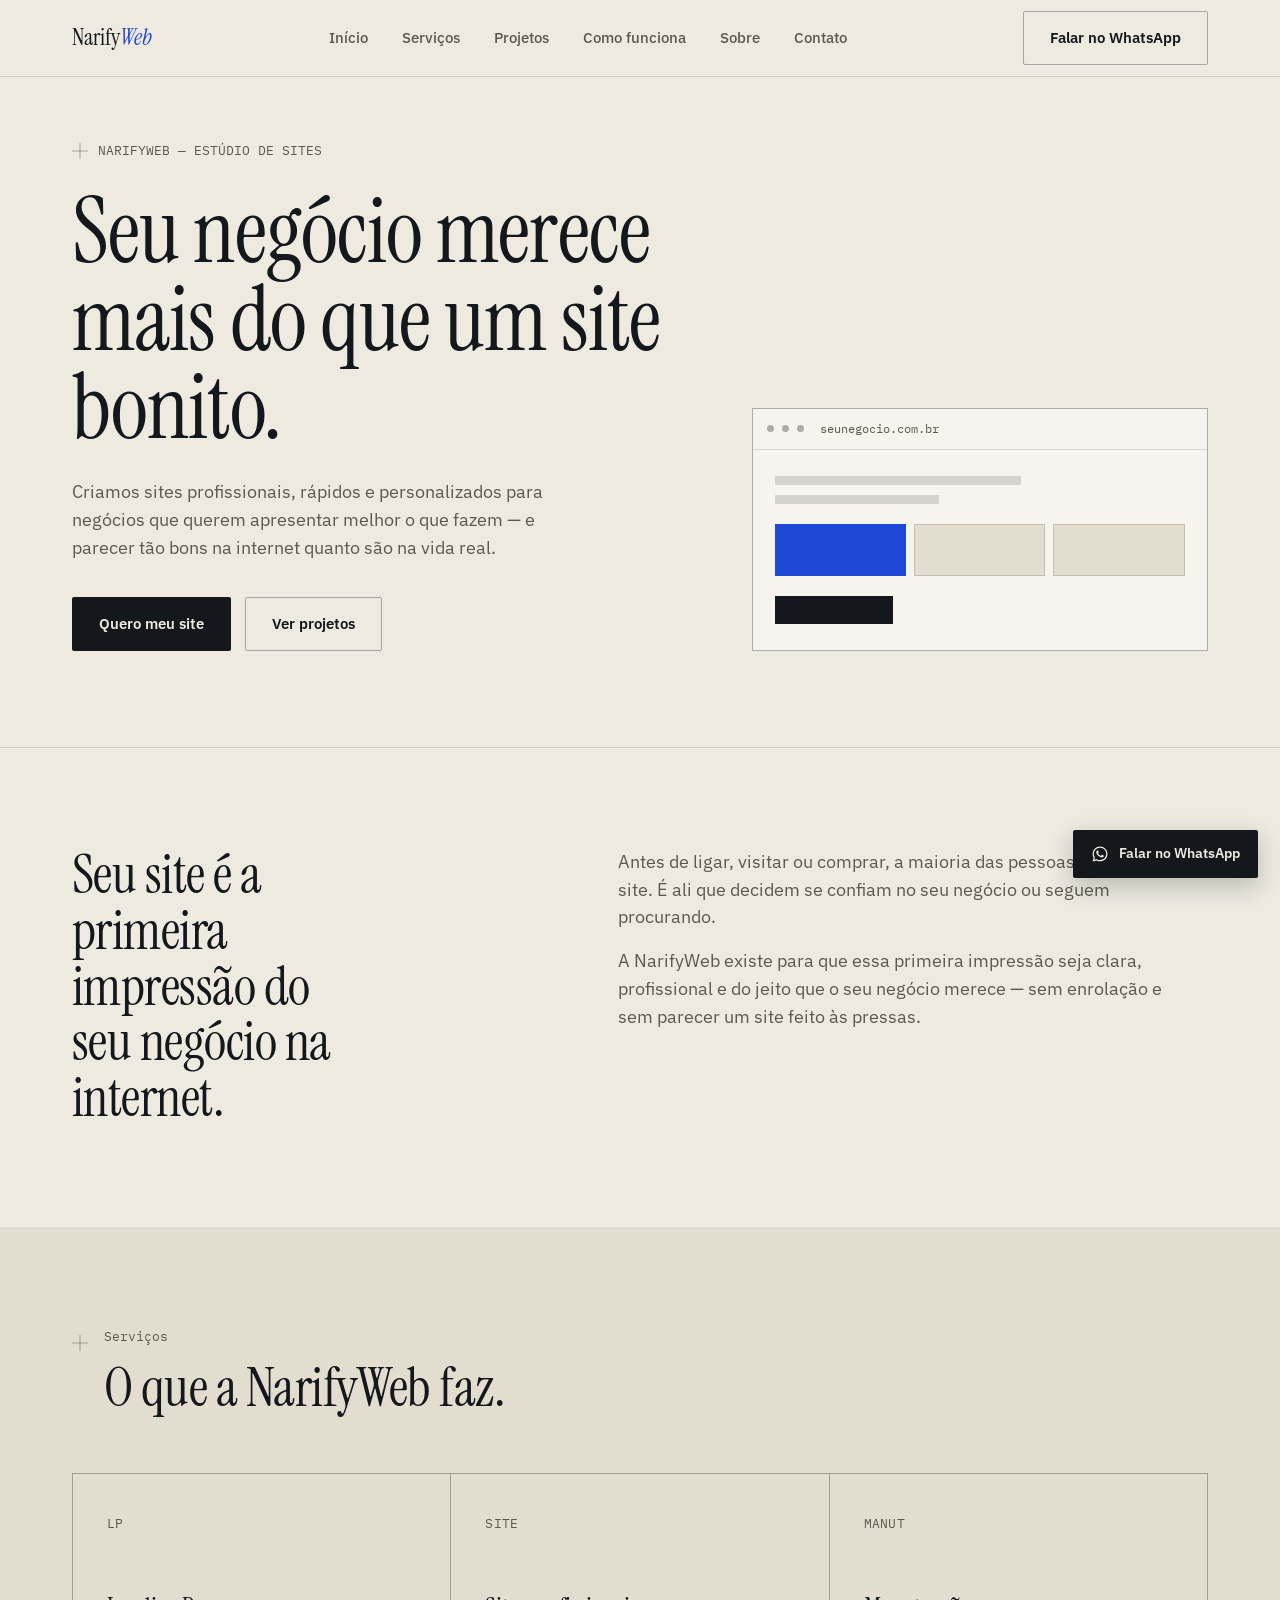
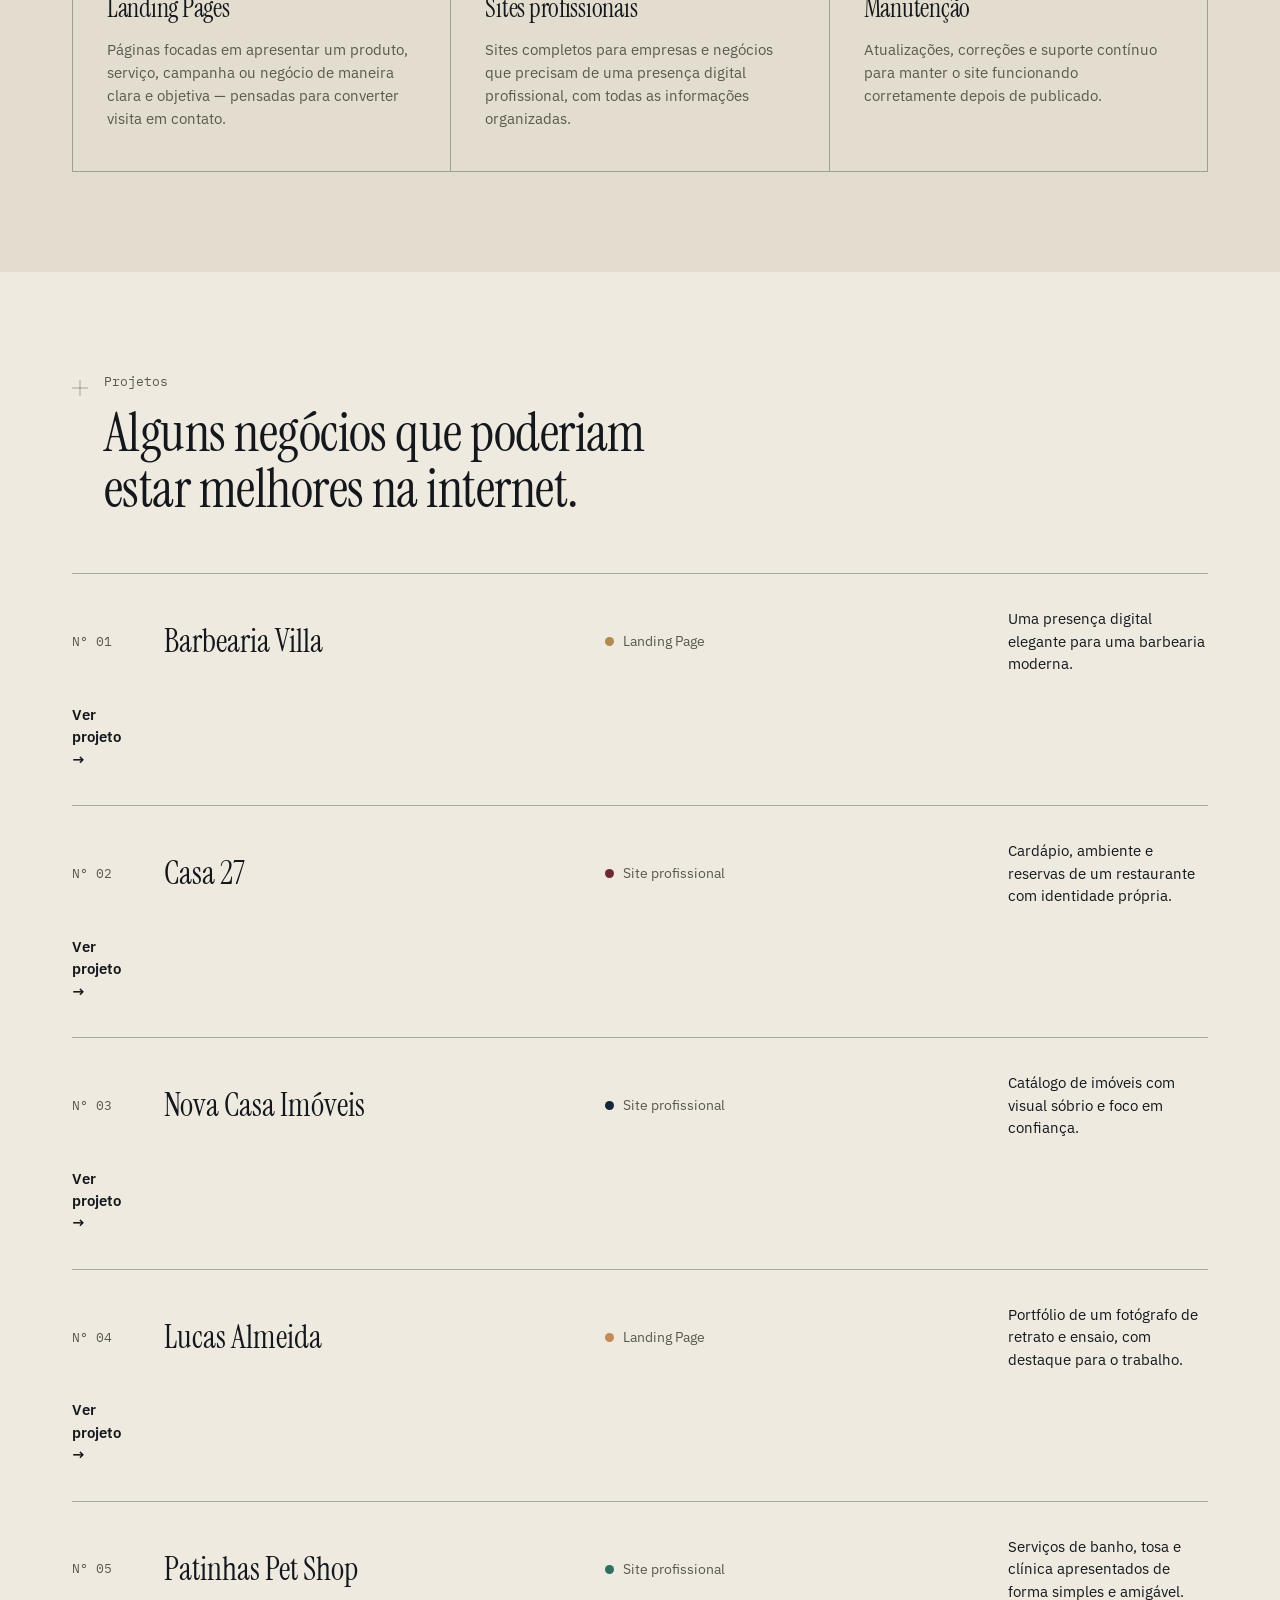
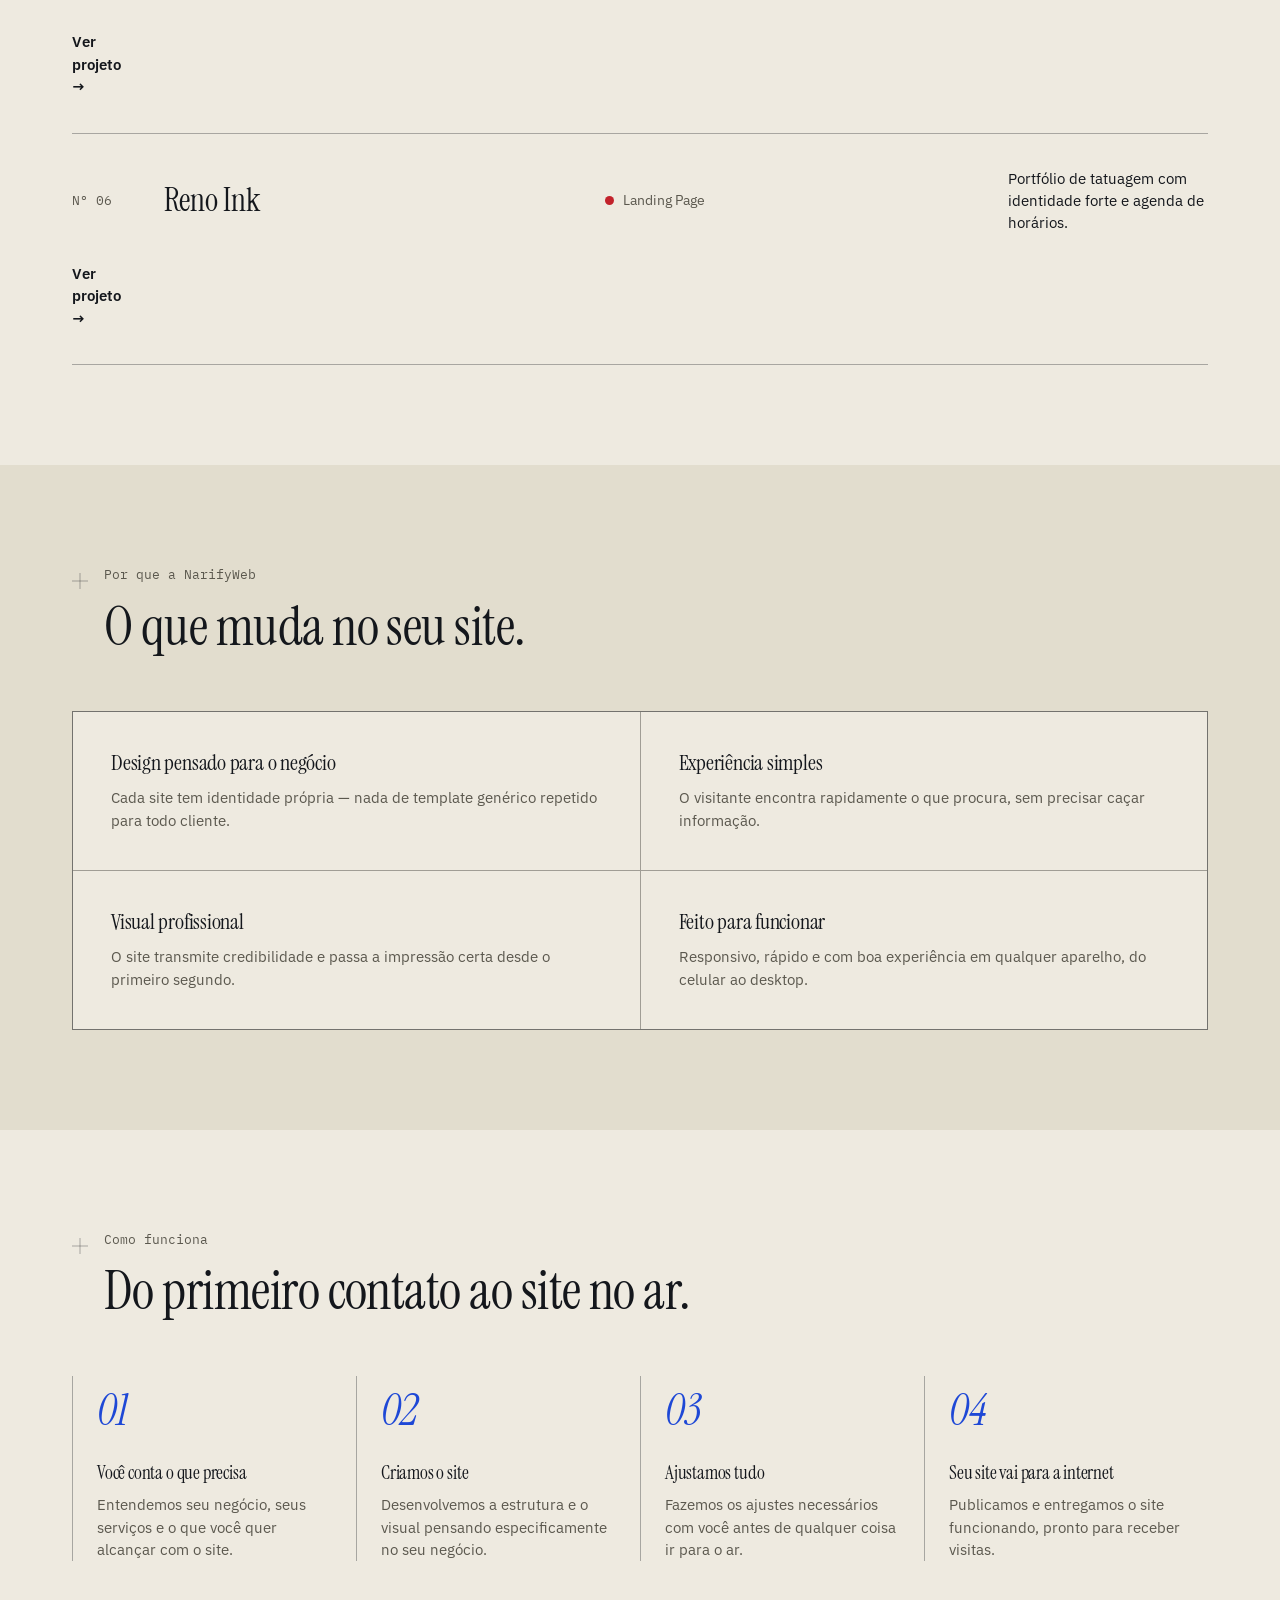
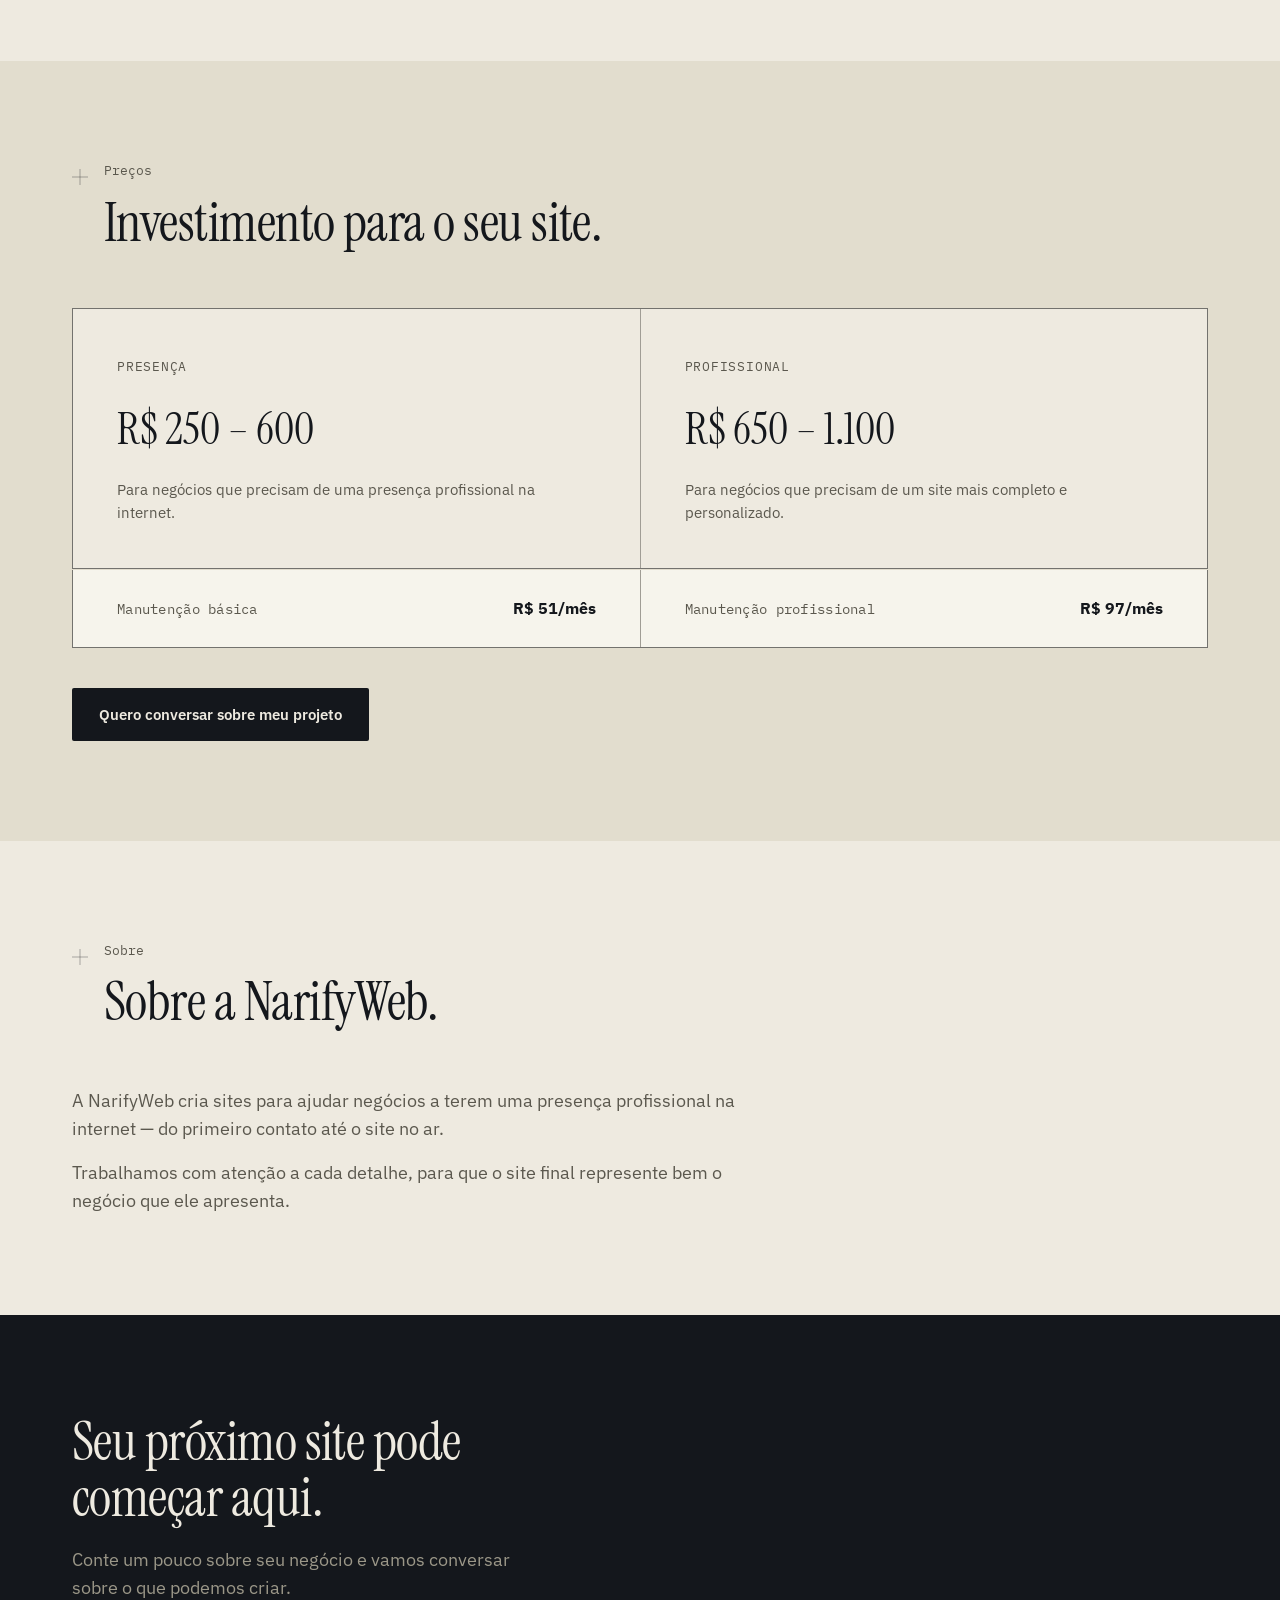
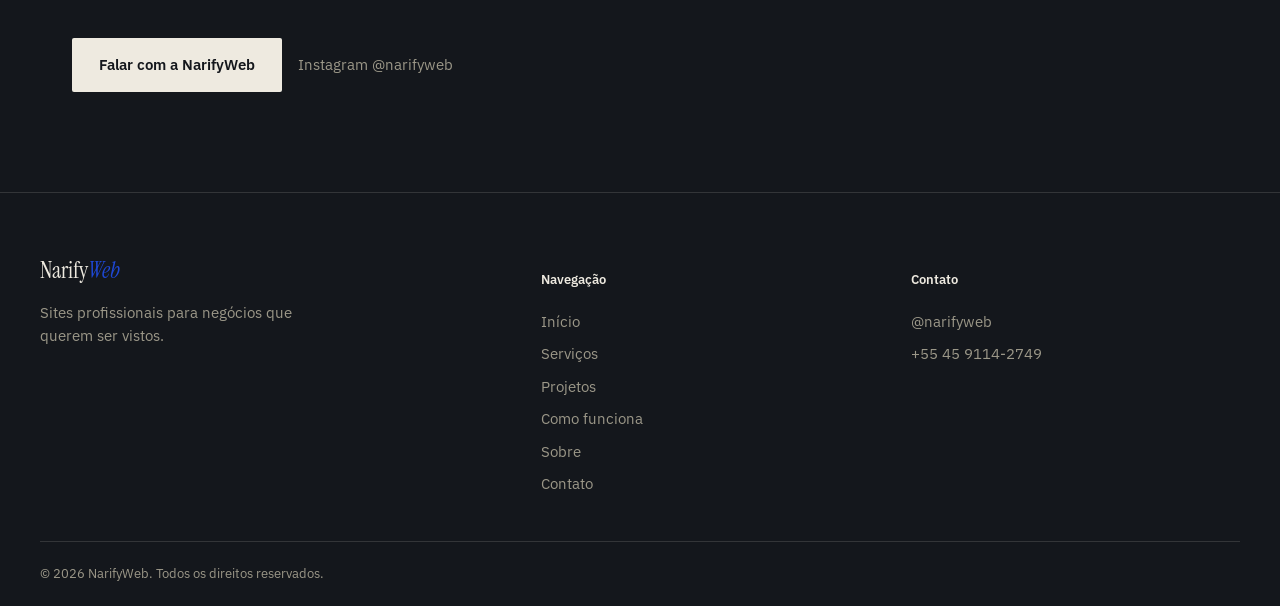
<file: index.html>
<!DOCTYPE html>
<html lang="pt-BR">
<head>
<meta charset="UTF-8">
<meta name="viewport" content="width=device-width, initial-scale=1.0">
<title>NarifyWeb | Sites profissionais para negócios</title>
<meta name="description" content="A NarifyWeb cria sites e landing pages profissionais para barbearias, restaurantes, imobiliárias e outros negócios que querem uma presença digital à altura do que oferecem.">

<meta property="og:title" content="NarifyWeb | Sites profissionais para negócios">
<meta property="og:description" content="Criamos sites profissionais, rápidos e personalizados para negócios que querem apresentar melhor o que fazem.">
<meta property="og:type" content="website">

<link rel="icon" href="data:image/svg+xml,<svg xmlns=%22http://www.w3.org/2000/svg%22 viewBox=%220 0 100 100%22><rect width=%22100%22 height=%22100%22 fill=%22%2314171C%22/><text x=%2250%25%22 y=%2262%25%22 font-size=%2258%22 fill=%22%231E48D6%22 text-anchor=%22middle%22 font-family=%22Georgia,serif%22>N</text></svg>">

<link rel="stylesheet" href="style.css">
</head>
<body>

<header>
  <div class="wrap nav-row">
    <a href="#inicio" class="logo">Narify<em>Web</em></a>
    <nav class="nav-links" id="mainNav">
      <a href="#inicio">Início</a>
      <a href="#servicos">Serviços</a>
      <a href="#projetos">Projetos</a>
      <a href="#como-funciona">Como funciona</a>
      <a href="#sobre">Sobre</a>
      <a href="#contato">Contato</a>
    </nav>
    <div class="nav-cta">
      <a class="btn btn-line" href="https://wa.me/554591142749?text=Ol%C3%A1!%20Conheci%20a%20NarifyWeb%20pelo%20site%20e%20gostaria%20de%20saber%20mais%20sobre%20a%20cria%C3%A7%C3%A3o%20de%20um%20site." target="_blank" rel="noopener">Falar no WhatsApp</a>
      <button class="nav-toggle" id="navToggle" aria-label="Abrir menu" aria-expanded="false"><span></span><span></span><span></span></button>
    </div>
  </div>
</header>

<section class="hero" id="inicio">
  <div class="wrap">
    <div class="hero-top">
      <div class="reg"></div>
      <span>NARIFYWEB — ESTÚDIO DE SITES</span>
    </div>
    <div class="hero-grid">
      <div>
        <h1>Seu negócio merece mais do que um site bonito.</h1>
        <p class="hero-sub">Criamos sites profissionais, rápidos e personalizados para negócios que querem apresentar melhor o que fazem — e parecer tão bons na internet quanto são na vida real.</p>
        <div class="hero-cta">
          <a class="btn btn-solid" href="https://wa.me/554591142749?text=Ol%C3%A1!%20Conheci%20a%20NarifyWeb%20pelo%20site%20e%20gostaria%20de%20saber%20mais%20sobre%20a%20cria%C3%A7%C3%A3o%20de%20um%20site." target="_blank" rel="noopener">Quero meu site</a>
          <a class="btn btn-line" href="#projetos">Ver projetos</a>
        </div>
      </div>
      <div class="mock">
        <div class="mock-bar">
          <span class="mock-dot"></span><span class="mock-dot"></span><span class="mock-dot"></span>
          <span class="mock-url">seunegocio.com.br</span>
        </div>
        <div class="mock-body">
          <div class="mock-line w60"></div>
          <div class="mock-line w40"></div>
          <div class="mock-blocks"><div></div><div></div><div></div></div>
          <div class="mock-cta"></div>
        </div>
      </div>
    </div>
  </div>
</section>

<section>
  <div class="wrap impact">
    <h2>Seu site é a primeira impressão do seu negócio na internet.</h2>
    <div class="impact-text">
      <p>Antes de ligar, visitar ou comprar, a maioria das pessoas passa pelo site. É ali que decidem se confiam no seu negócio ou seguem procurando.</p>
      <p>A NarifyWeb existe para que essa primeira impressão seja clara, profissional e do jeito que o seu negócio merece — sem enrolação e sem parecer um site feito às pressas.</p>
    </div>
  </div>
</section>

<section id="servicos" class="section-alt">
  <div class="wrap">
    <div class="section-head">
      <div class="reg"></div>
      <div>
        <span class="section-num">Serviços</span>
        <h2>O que a NarifyWeb faz.</h2>
      </div>
    </div>
    <div class="services">
      <div class="service">
        <span class="mono">LP</span>
        <h3>Landing Pages</h3>
        <p>Páginas focadas em apresentar um produto, serviço, campanha ou negócio de maneira clara e objetiva — pensadas para converter visita em contato.</p>
      </div>
      <div class="service">
        <span class="mono">SITE</span>
        <h3>Sites profissionais</h3>
        <p>Sites completos para empresas e negócios que precisam de uma presença digital profissional, com todas as informações organizadas.</p>
      </div>
      <div class="service">
        <span class="mono">MANUT</span>
        <h3>Manutenção</h3>
        <p>Atualizações, correções e suporte contínuo para manter o site funcionando corretamente depois de publicado.</p>
      </div>
    </div>
  </div>
</section>

<section id="projetos">
  <div class="wrap">
    <div class="section-head">
      <div class="reg"></div>
      <div>
        <span class="section-num">Projetos</span>
        <h2>Alguns negócios que poderiam estar melhores na internet.</h2>
      </div>
    </div>

    <div class="port-list">

      <div class="port-item" data-src="projects/barbearia.html" data-url="narifyweb.com/projetos/barbearia">
        <span class="port-num">Nº 01</span>
        <span class="port-name">Barbearia Villa</span>
        <span class="port-cat"><span class="port-swatch" style="background:#B08A4E"></span>Landing Page</span>
        <span class="port-desc">Uma presença digital elegante para uma barbearia moderna.</span>
        <span class="port-link">Ver projeto →</span>
      </div>

      <div class="port-item" data-src="projects/restaurante.html" data-url="narifyweb.com/projetos/casa27">
        <span class="port-num">Nº 02</span>
        <span class="port-name">Casa 27</span>
        <span class="port-cat"><span class="port-swatch" style="background:#6E2A34"></span>Site profissional</span>
        <span class="port-desc">Cardápio, ambiente e reservas de um restaurante com identidade própria.</span>
        <span class="port-link">Ver projeto →</span>
      </div>

      <div class="port-item" data-src="projects/imobiliaria.html" data-url="narifyweb.com/projetos/novacasa">
        <span class="port-num">Nº 03</span>
        <span class="port-name">Nova Casa Imóveis</span>
        <span class="port-cat"><span class="port-swatch" style="background:#17263B"></span>Site profissional</span>
        <span class="port-desc">Catálogo de imóveis com visual sóbrio e foco em confiança.</span>
        <span class="port-link">Ver projeto →</span>
      </div>

      <div class="port-item" data-src="projects/fotografo.html" data-url="narifyweb.com/projetos/lucasalmeida">
        <span class="port-num">Nº 04</span>
        <span class="port-name">Lucas Almeida</span>
        <span class="port-cat"><span class="port-swatch" style="background:#C48A55"></span>Landing Page</span>
        <span class="port-desc">Portfólio de um fotógrafo de retrato e ensaio, com destaque para o trabalho.</span>
        <span class="port-link">Ver projeto →</span>
      </div>

      <div class="port-item" data-src="projects/petshop.html" data-url="narifyweb.com/projetos/patinhas">
        <span class="port-num">Nº 05</span>
        <span class="port-name">Patinhas Pet Shop</span>
        <span class="port-cat"><span class="port-swatch" style="background:#2F6F62"></span>Site profissional</span>
        <span class="port-desc">Serviços de banho, tosa e clínica apresentados de forma simples e amigável.</span>
        <span class="port-link">Ver projeto →</span>
      </div>

      <div class="port-item" data-src="projects/tatuador.html" data-url="narifyweb.com/projetos/renoink">
        <span class="port-num">Nº 06</span>
        <span class="port-name">Reno Ink</span>
        <span class="port-cat"><span class="port-swatch" style="background:#C2222B"></span>Landing Page</span>
        <span class="port-desc">Portfólio de tatuagem com identidade forte e agenda de horários.</span>
        <span class="port-link">Ver projeto →</span>
      </div>

    </div>
  </div>
</section>

<section class="section-alt">
  <div class="wrap">
    <div class="section-head">
      <div class="reg"></div>
      <div>
        <span class="section-num">Por que a NarifyWeb</span>
        <h2>O que muda no seu site.</h2>
      </div>
    </div>
    <div class="diff-grid">
      <div class="diff-item">
        <h3>Design pensado para o negócio</h3>
        <p>Cada site tem identidade própria — nada de template genérico repetido para todo cliente.</p>
      </div>
      <div class="diff-item">
        <h3>Experiência simples</h3>
        <p>O visitante encontra rapidamente o que procura, sem precisar caçar informação.</p>
      </div>
      <div class="diff-item">
        <h3>Visual profissional</h3>
        <p>O site transmite credibilidade e passa a impressão certa desde o primeiro segundo.</p>
      </div>
      <div class="diff-item">
        <h3>Feito para funcionar</h3>
        <p>Responsivo, rápido e com boa experiência em qualquer aparelho, do celular ao desktop.</p>
      </div>
    </div>
  </div>
</section>

<section id="como-funciona">
  <div class="wrap">
    <div class="section-head">
      <div class="reg"></div>
      <div>
        <span class="section-num">Como funciona</span>
        <h2>Do primeiro contato ao site no ar.</h2>
      </div>
    </div>
    <div class="steps">
      <div class="step">
        <span class="step-num">01</span>
        <h3>Você conta o que precisa</h3>
        <p>Entendemos seu negócio, seus serviços e o que você quer alcançar com o site.</p>
      </div>
      <div class="step">
        <span class="step-num">02</span>
        <h3>Criamos o site</h3>
        <p>Desenvolvemos a estrutura e o visual pensando especificamente no seu negócio.</p>
      </div>
      <div class="step">
        <span class="step-num">03</span>
        <h3>Ajustamos tudo</h3>
        <p>Fazemos os ajustes necessários com você antes de qualquer coisa ir para o ar.</p>
      </div>
      <div class="step">
        <span class="step-num">04</span>
        <h3>Seu site vai para a internet</h3>
        <p>Publicamos e entregamos o site funcionando, pronto para receber visitas.</p>
      </div>
    </div>
  </div>
</section>

<section id="precos" class="section-alt">
  <div class="wrap">
    <div class="section-head">
      <div class="reg"></div>
      <div>
        <span class="section-num">Preços</span>
        <h2>Investimento para o seu site.</h2>
      </div>
    </div>

    <div class="pricing">
      <div class="plan">
        <span class="plan-name">Presença</span>
        <div class="plan-price">R$ 250 – 600</div>
        <p>Para negócios que precisam de uma presença profissional na internet.</p>
      </div>
      <div class="plan">
        <span class="plan-name">Profissional</span>
        <div class="plan-price">R$ 650 – 1.100</div>
        <p>Para negócios que precisam de um site mais completo e personalizado.</p>
      </div>
    </div>
    <div class="maint">
      <div class="maint-item"><span class="mono">Manutenção básica</span><strong>R$ 51/mês</strong></div>
      <div class="maint-item"><span class="mono">Manutenção profissional</span><strong>R$ 97/mês</strong></div>
    </div>

    <div class="pricing-cta">
      <a class="btn btn-solid" href="https://wa.me/554591142749?text=Ol%C3%A1!%20Conheci%20a%20NarifyWeb%20pelo%20site%20e%20gostaria%20de%20saber%20mais%20sobre%20a%20cria%C3%A7%C3%A3o%20de%20um%20site." target="_blank" rel="noopener">Quero conversar sobre meu projeto</a>
    </div>
  </div>
</section>

<section id="sobre">
  <div class="wrap">
    <div class="section-head">
      <div class="reg"></div>
      <div>
        <span class="section-num">Sobre</span>
        <h2>Sobre a NarifyWeb.</h2>
      </div>
    </div>
    <div class="about">
      <p>A NarifyWeb cria sites para ajudar negócios a terem uma presença profissional na internet — do primeiro contato até o site no ar.</p>
      <p>Trabalhamos com atenção a cada detalhe, para que o site final represente bem o negócio que ele apresenta.</p>
    </div>
  </div>
</section>

<section class="final-cta" id="contato">
  <div class="wrap">
    <h2>Seu próximo site pode começar aqui.</h2>
    <p>Conte um pouco sobre seu negócio e vamos conversar sobre o que podemos criar.</p>
    <div class="btn-row">
      <a class="btn btn-night" href="https://wa.me/554591142749?text=Ol%C3%A1!%20Conheci%20a%20NarifyWeb%20pelo%20site%20e%20gostaria%20de%20saber%20mais%20sobre%20a%20cria%C3%A7%C3%A3o%20de%20um%20site." target="_blank" rel="noopener">Falar com a NarifyWeb</a>
      <a class="insta" href="https://instagram.com/narifyweb" target="_blank" rel="noopener">Instagram @narifyweb</a>
    </div>
  </div>
</section>

<footer>
  <div class="wrap foot-top">
    <div>
      <a href="#inicio" class="logo">Narify<em>Web</em></a>
      <p class="foot-tag">Sites profissionais para negócios que querem ser vistos.</p>
    </div>
    <div class="foot-col">
      <h4>Navegação</h4>
      <a href="#inicio">Início</a>
      <a href="#servicos">Serviços</a>
      <a href="#projetos">Projetos</a>
      <a href="#como-funciona">Como funciona</a>
      <a href="#sobre">Sobre</a>
      <a href="#contato">Contato</a>
    </div>
    <div class="foot-col">
      <h4>Contato</h4>
      <a href="https://instagram.com/narifyweb" target="_blank" rel="noopener">@narifyweb</a>
      <a href="https://wa.me/554591142749" target="_blank" rel="noopener">+55 45 9114-2749</a>
    </div>
  </div>
  <div class="wrap foot-bottom">
    © <span id="year"></span> NarifyWeb. Todos os direitos reservados.
  </div>
</footer>

<a class="wa-float" href="https://wa.me/554591142749?text=Ol%C3%A1!%20Conheci%20a%20NarifyWeb%20pelo%20site%20e%20gostaria%20de%20saber%20mais%20sobre%20a%20cria%C3%A7%C3%A3o%20de%20um%20site." target="_blank" rel="noopener" aria-label="Falar no WhatsApp">
  <svg viewBox="0 0 24 24" fill="currentColor"><path d="M12.04 2C6.58 2 2.13 6.45 2.13 11.91c0 1.75.46 3.45 1.32 4.95L2 22l5.29-1.39a9.9 9.9 0 0 0 4.75 1.21h.01c5.46 0 9.91-4.45 9.91-9.91C21.96 6.45 17.5 2 12.04 2Zm0 18.08a8.2 8.2 0 0 1-4.17-1.14l-.3-.18-3.14.82.84-3.06-.2-.31a8.2 8.2 0 0 1-1.26-4.4c0-4.54 3.7-8.24 8.25-8.24 4.54 0 8.24 3.7 8.24 8.24 0 4.55-3.7 8.27-8.26 8.27Zm4.52-6.19c-.25-.12-1.47-.72-1.7-.81-.23-.08-.39-.12-.56.13-.17.25-.64.81-.78.97-.14.17-.29.19-.53.06-.25-.12-1.05-.39-2-1.23-.74-.66-1.24-1.47-1.39-1.72-.14-.25-.02-.38.11-.5.11-.11.25-.29.37-.43.12-.14.16-.25.25-.41.08-.17.04-.31-.02-.44-.06-.12-.56-1.34-.76-1.84-.2-.48-.41-.42-.56-.43-.14 0-.31-.01-.47-.01-.17 0-.44.06-.67.31-.23.25-.87.85-.87 2.08 0 1.23.89 2.41 1.02 2.58.12.17 1.75 2.67 4.24 3.74.59.26 1.06.41 1.42.52.6.19 1.14.16 1.57.1.48-.07 1.47-.6 1.68-1.18.21-.58.21-1.08.14-1.18-.06-.1-.23-.16-.48-.28Z"/></svg>
  <span>Falar no WhatsApp</span>
</a>

<div class="demo-modal" id="demoModal" aria-hidden="true">
  <div class="demo-backdrop" id="demoBackdrop"></div>
  <div class="demo-window" role="dialog" aria-modal="true">
    <div class="demo-topbar">
      <div class="demo-dots"><span></span><span></span><span></span></div>
      <div class="demo-urlbar" id="demoUrl">narifyweb.com</div>
      <button class="demo-close" id="demoClose" aria-label="Fechar demonstração">✕</button>
    </div>
    <div class="demo-frame-wrap">
      <div class="demo-loading" id="demoLoading">carregando projeto…</div>
      <iframe id="demoIframe" src="" title="Demonstração de projeto"></iframe>
    </div>
  </div>
</div>

<script src="script.js"></script>
</body>
</html>
</file>
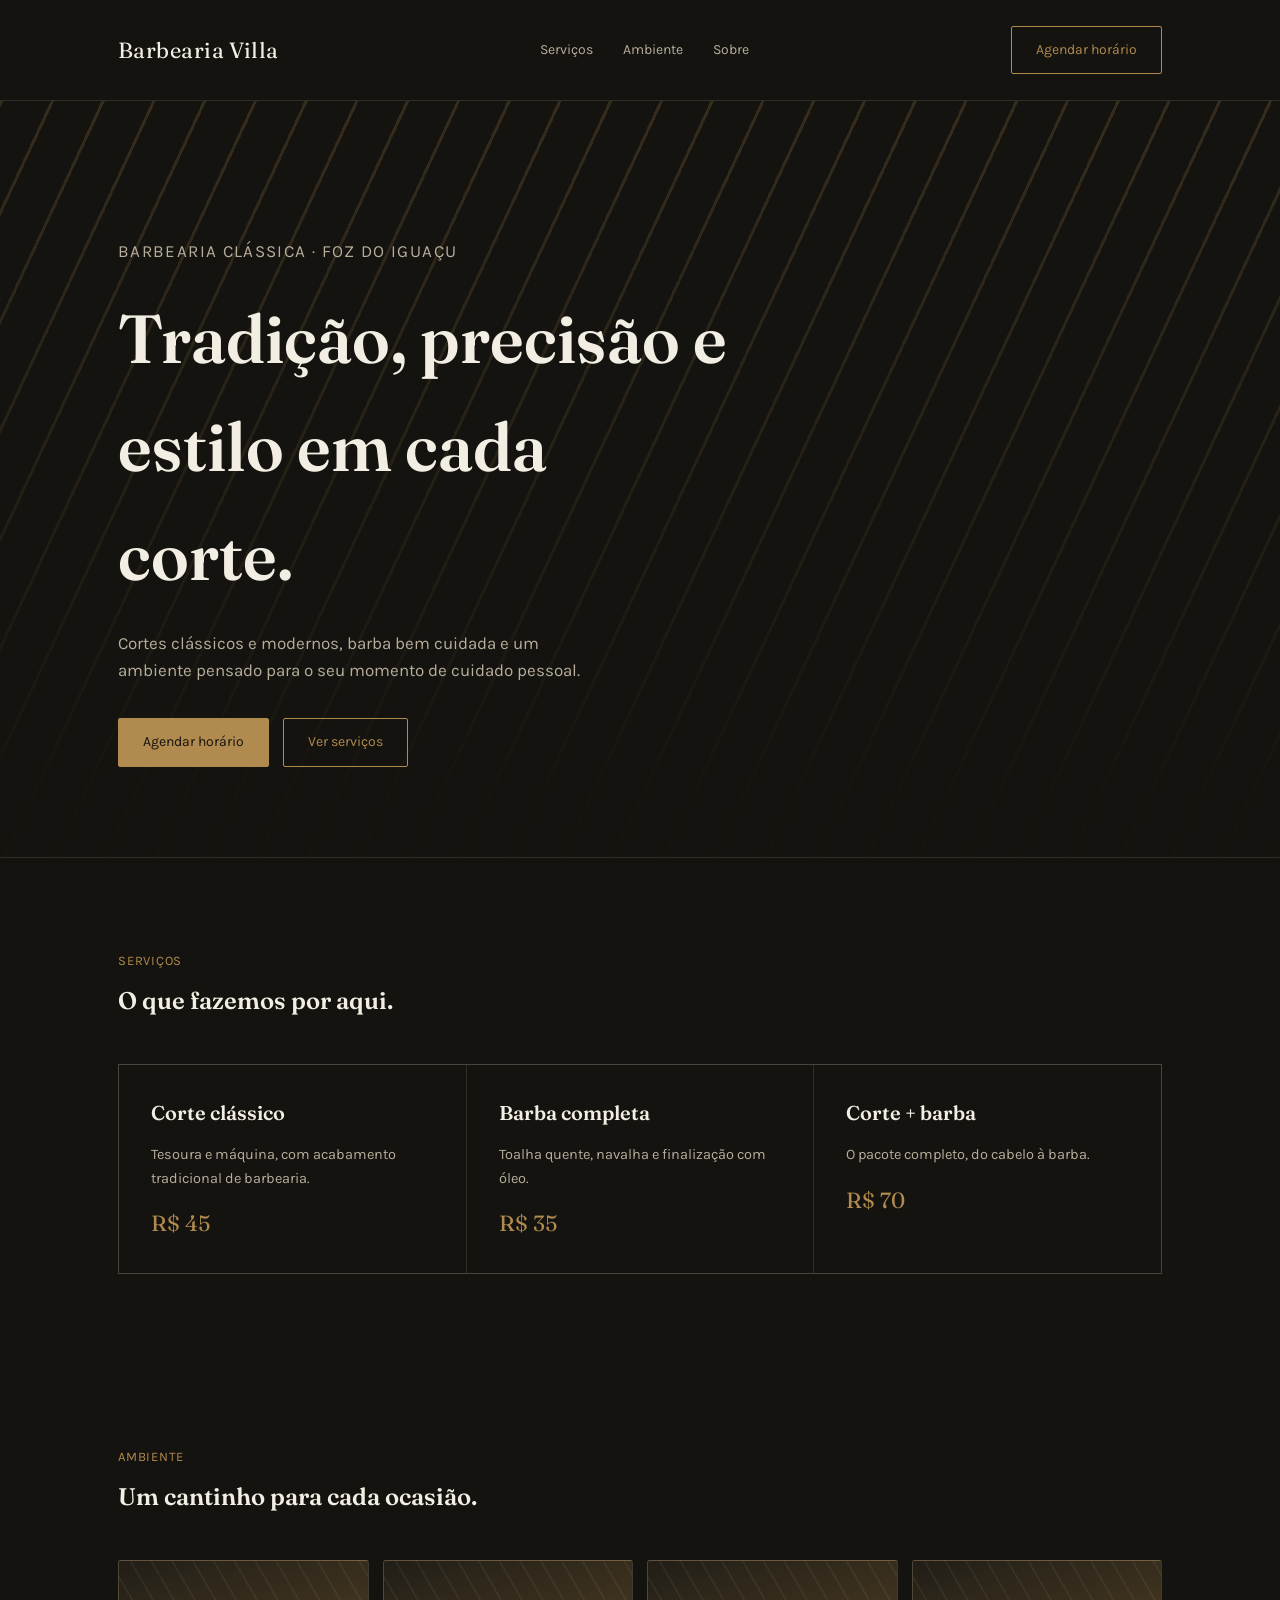
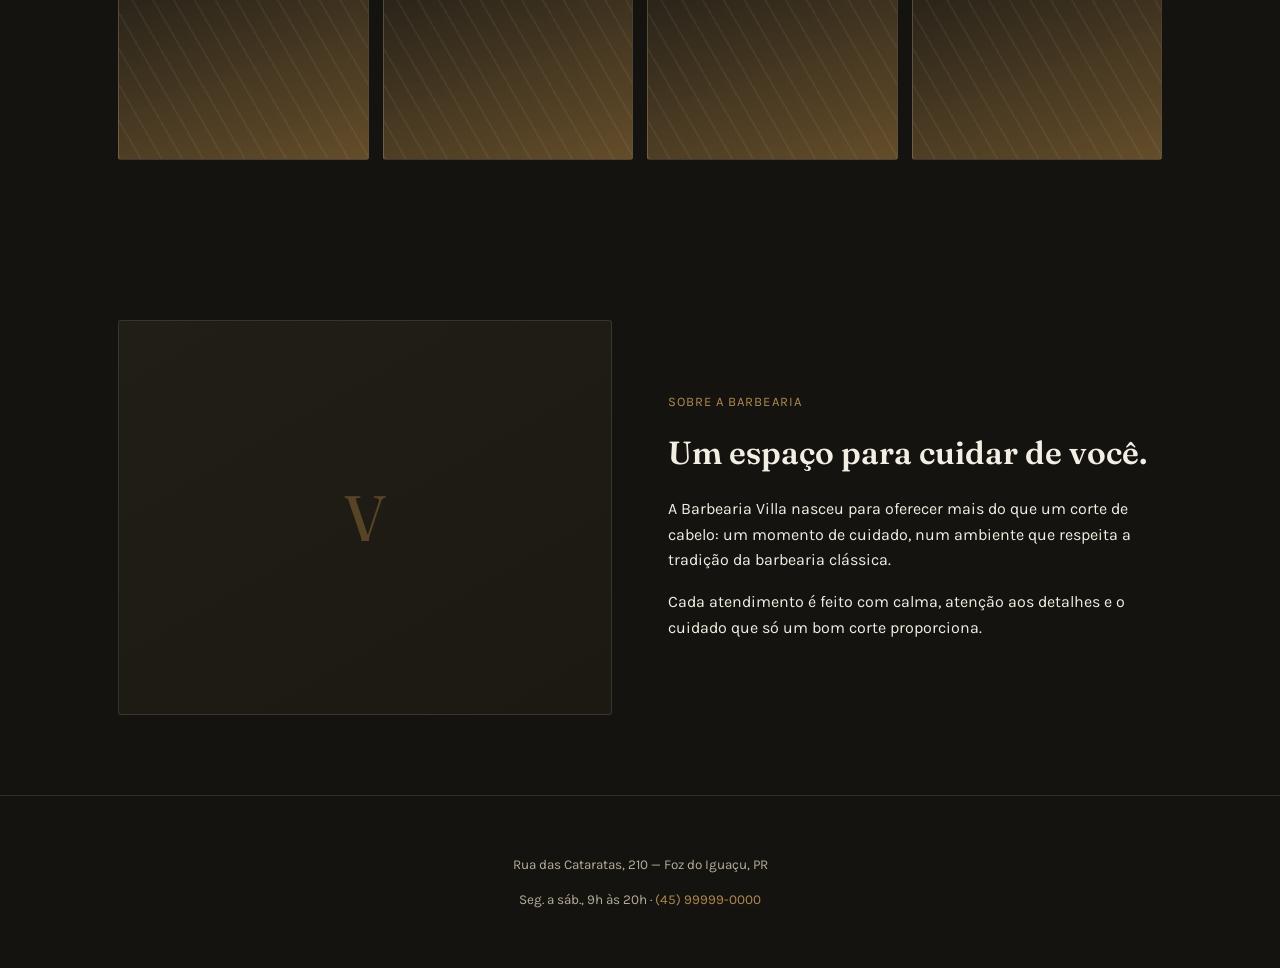
<file: barbearia.html>
<!DOCTYPE html>
<html lang="pt-BR">
<head>
<meta charset="UTF-8">
<meta name="viewport" content="width=device-width, initial-scale=1.0">
<title>Barbearia Villa — Barbearia clássica em Foz do Iguaçu</title>
<style>
@import url('https://fonts.googleapis.com/css2?family=Fraunces:opsz,wght@9..144,400;9..144,600&family=Karla:wght@400;500;600&display=swap');
:root{
  --bg:#15130F; --bg-alt:#1C1913; --card:#211E17;
  --ink:#F3EEE3; --ink-soft:#B7AE9C;
  --brass:#B08A4E; --brass-deep:#7E5F31;
  --line:rgba(243,238,227,0.12);
  --serif:'Fraunces', Georgia, serif; --sans:'Karla', sans-serif;
}
*{box-sizing:border-box;}
body{margin:0; background:var(--bg); color:var(--ink); font-family:var(--sans); line-height:1.6;}
.wrap{max-width:1100px; margin:0 auto; padding:0 28px;}
h1,h2,h3{font-family:var(--serif); font-weight:600; margin:0;}
a{color:inherit; text-decoration:none;}
header{display:flex; align-items:center; justify-content:space-between; padding:26px 0; border-bottom:1px solid var(--line);}
header .wrap{display:flex; align-items:center; justify-content:space-between; width:100%;}
.logo{font-family:var(--serif); font-size:22px; letter-spacing:0.02em;}
nav{display:flex; gap:30px;}
nav a{font-size:14px; color:var(--ink-soft);}
nav a:hover{color:var(--brass);}
.btn{display:inline-block; padding:12px 24px; border:1px solid var(--brass); color:var(--brass); font-size:14px; border-radius:2px; transition:.2s;}
.btn:hover{background:var(--brass); color:var(--bg);}
.btn-solid{background:var(--brass); color:var(--bg); border-color:var(--brass);}
.btn-solid:hover{background:var(--brass-deep); border-color:var(--brass-deep);}

.hero{position:relative; padding:120px 0 90px; overflow:hidden; border-bottom:1px solid var(--line);}
.hero-bg{position:absolute; inset:0;}
.hero-bg .stripes{position:absolute; inset:0; opacity:.35; background:repeating-linear-gradient(115deg, var(--brass) 0 3px, transparent 3px 46px);}
.hero-bg::after{content:''; position:absolute; inset:0; background:linear-gradient(180deg, rgba(21,19,15,0.4) 0%, rgba(21,19,15,0.97) 92%);}
.hero-inner{position:relative;}
.eyebrow{font-size:13px; letter-spacing:0.08em; color:var(--brass);}
.hero h1{font-size:clamp(38px,6vw,68px); margin:18px 0 20px; max-width:14ch;}
.hero p{color:var(--ink-soft); max-width:48ch; font-size:17px;}
.hero-cta{display:flex; gap:14px; margin-top:34px;}

section{padding:80px 0;}
.section-head{margin-bottom:44px;}
.section-head p{color:var(--brass); font-size:13px; letter-spacing:0.06em; margin-bottom:10px;}

.services{display:grid; grid-template-columns:repeat(3,1fr); gap:1px; background:var(--line); border:1px solid var(--line);}
.service{background:var(--bg); padding:32px;}
.service h3{font-size:20px; margin-bottom:10px;}
.service p{color:var(--ink-soft); font-size:14.5px;}
.service .price{color:var(--brass); font-family:var(--serif); font-size:22px; margin-top:16px; display:block;}

.gallery{display:grid; grid-template-columns:repeat(4,1fr); gap:14px;}
.gallery .ph{height:200px; border-radius:3px; border:1px solid var(--line); background:linear-gradient(160deg, var(--card) 0%, var(--brass-deep) 140%); position:relative; overflow:hidden;}
.gallery .ph::after{content:''; position:absolute; inset:0; background:repeating-linear-gradient(60deg, rgba(243,238,227,0.05) 0 2px, transparent 2px 18px);}

.about-grid{display:grid; grid-template-columns:1fr 1fr; gap:56px; align-items:center;}
.about-mark{aspect-ratio:5/4; border:1px solid var(--line); border-radius:3px; background:linear-gradient(150deg, var(--card), var(--bg-alt)); position:relative; display:flex; align-items:center; justify-content:center;}
.about-mark span{font-family:var(--serif); font-size:64px; color:var(--brass-deep); opacity:.6;}
.about p{color:var(--ink-soft); margin-bottom:16px; font-size:16px;}

footer{border-top:1px solid var(--line); padding:44px 0; text-align:center; color:var(--ink-soft); font-size:13.5px;}
footer a{color:var(--brass);}

@media (max-width:760px){
  nav{display:none;}
  .services{grid-template-columns:1fr;}
  .gallery{grid-template-columns:1fr 1fr;}
  .about-grid{grid-template-columns:1fr;}
}
</style>
</head>
<body>

<header>
  <div class="wrap">
    <span class="logo">Barbearia Villa</span>
    <nav>
      <a href="#servicos">Serviços</a>
      <a href="#ambiente">Ambiente</a>
      <a href="#sobre">Sobre</a>
    </nav>
    <a class="btn" href="#contato">Agendar horário</a>
  </div>
</header>

<section class="hero">
  <div class="hero-bg"><div class="stripes"></div></div>
  <div class="wrap hero-inner">
    <p class="eyebrow">BARBEARIA CLÁSSICA · FOZ DO IGUAÇU</p>
    <h1>Tradição, precisão e estilo em cada corte.</h1>
    <p>Cortes clássicos e modernos, barba bem cuidada e um ambiente pensado para o seu momento de cuidado pessoal.</p>
    <div class="hero-cta">
      <a class="btn btn-solid" href="#contato">Agendar horário</a>
      <a class="btn" href="#servicos">Ver serviços</a>
    </div>
  </div>
</section>

<section id="servicos">
  <div class="wrap">
    <div class="section-head">
      <p>SERVIÇOS</p>
      <h2>O que fazemos por aqui.</h2>
    </div>
    <div class="services">
      <div class="service">
        <h3>Corte clássico</h3>
        <p>Tesoura e máquina, com acabamento tradicional de barbearia.</p>
        <span class="price">R$ 45</span>
      </div>
      <div class="service">
        <h3>Barba completa</h3>
        <p>Toalha quente, navalha e finalização com óleo.</p>
        <span class="price">R$ 35</span>
      </div>
      <div class="service">
        <h3>Corte + barba</h3>
        <p>O pacote completo, do cabelo à barba.</p>
        <span class="price">R$ 70</span>
      </div>
    </div>
  </div>
</section>

<section id="ambiente">
  <div class="wrap">
    <div class="section-head">
      <p>AMBIENTE</p>
      <h2>Um cantinho para cada ocasião.</h2>
    </div>
    <div class="gallery">
      <div class="ph"></div><div class="ph"></div><div class="ph"></div><div class="ph"></div>
    </div>
  </div>
</section>

<section id="sobre">
  <div class="wrap about-grid">
    <div class="about-mark"><span>V</span></div>
    <div>
      <p class="eyebrow" style="margin-bottom:14px;">SOBRE A BARBEARIA</p>
      <h2 style="margin-bottom:18px; font-size:32px;">Um espaço para cuidar de você.</h2>
      <p>A Barbearia Villa nasceu para oferecer mais do que um corte de cabelo: um momento de cuidado, num ambiente que respeita a tradição da barbearia clássica.</p>
      <p>Cada atendimento é feito com calma, atenção aos detalhes e o cuidado que só um bom corte proporciona.</p>
    </div>
  </div>
</section>

<footer id="contato">
  <div class="wrap">
    <p>Rua das Cataratas, 210 — Foz do Iguaçu, PR</p>
    <p>Seg. a sáb., 9h às 20h · <a href="#">(45) 99999-0000</a></p>
  </div>
</footer>

</body>
</html>
</file>
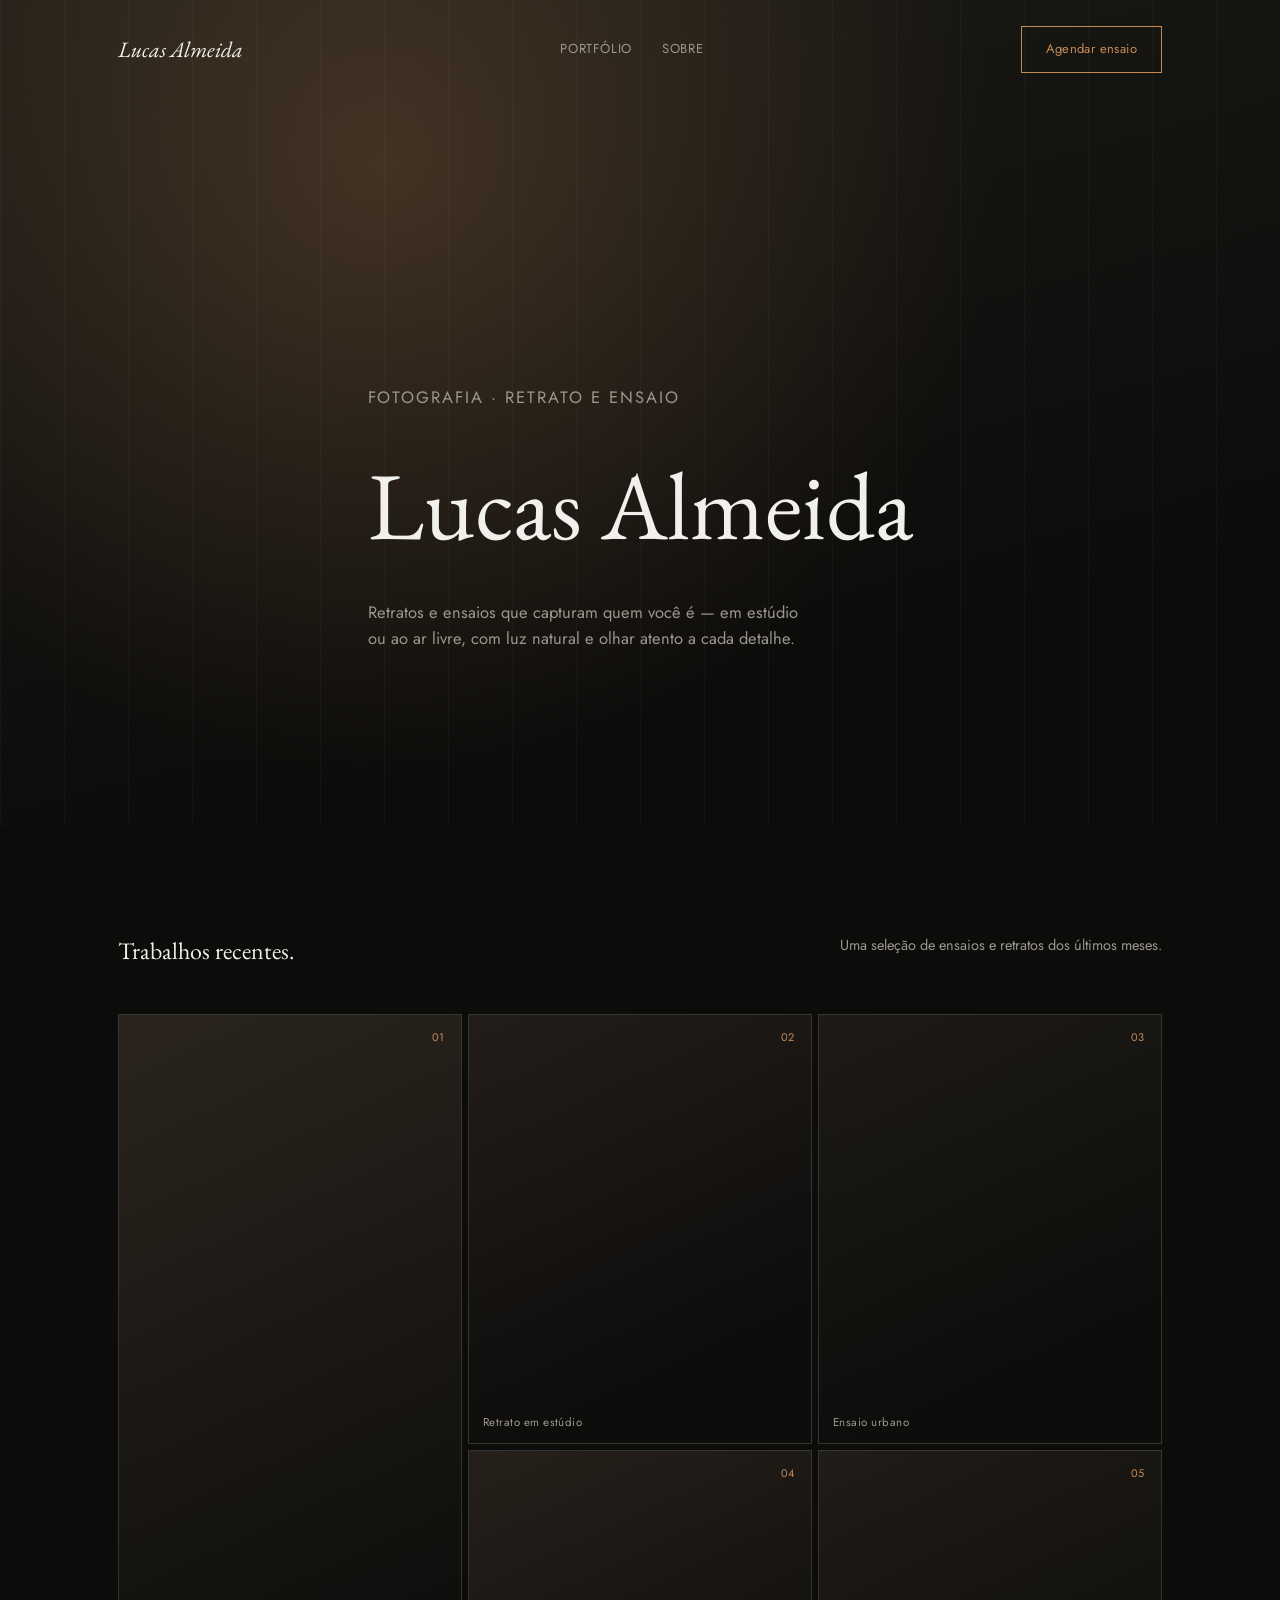
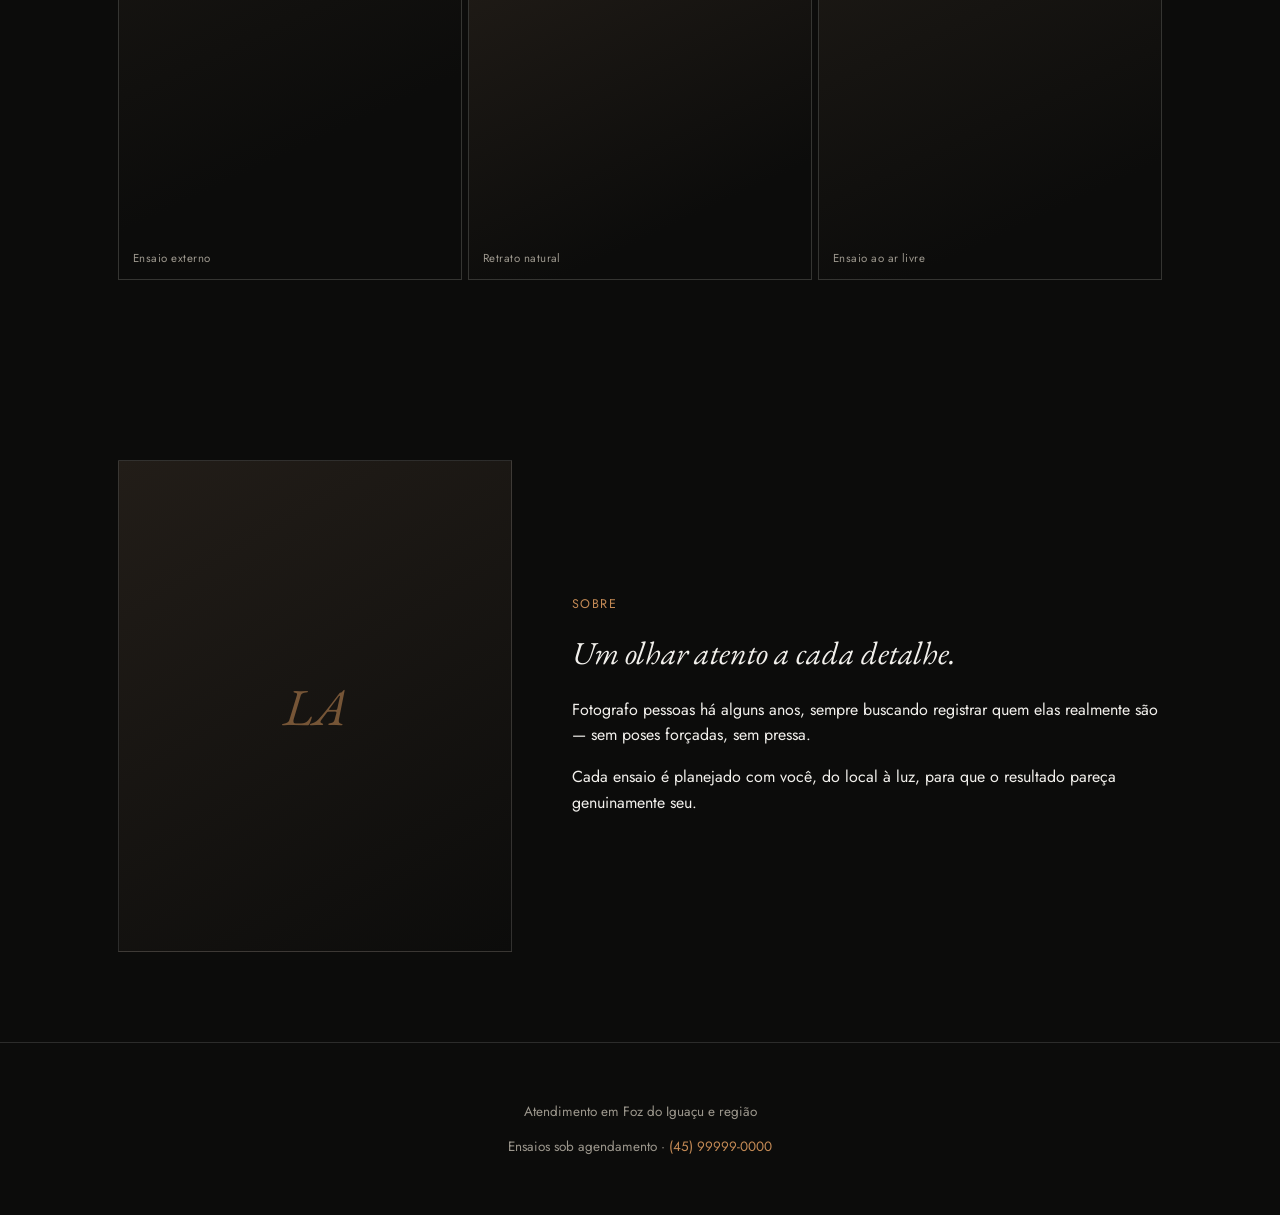
<file: fotografo.html>
<!DOCTYPE html>
<html lang="pt-BR">
<head>
<meta charset="UTF-8">
<meta name="viewport" content="width=device-width, initial-scale=1.0">
<title>Lucas Almeida — Fotografia de retrato e ensaio</title>
<style>
@import url('https://fonts.googleapis.com/css2?family=EB+Garamond:ital@0;1&family=Jost:wght@400;500;600&display=swap');
:root{
  --bg:#0C0C0B; --card:#161613;
  --ink:#F2F0EC; --ink-soft:#9C978D;
  --rust:#C48A55; --line:rgba(242,240,236,0.14);
  --serif:'EB Garamond', Georgia, serif; --sans:'Jost', sans-serif;
}
*{box-sizing:border-box;}
body{margin:0; background:var(--bg); color:var(--ink); font-family:var(--sans); line-height:1.6;}
.wrap{max-width:1100px; margin:0 auto; padding:0 28px;}
h1,h2,h3{font-family:var(--serif); font-weight:400; margin:0;}
a{color:inherit; text-decoration:none;}
header{position:absolute; top:0; left:0; right:0; z-index:5; padding:26px 0;}
header .wrap{display:flex; align-items:center; justify-content:space-between;}
.logo{font-family:var(--serif); font-style:italic; font-size:22px;}
nav{display:flex; gap:30px;}
nav a{font-size:13px; letter-spacing:0.05em; text-transform:uppercase; color:var(--ink-soft);}
nav a:hover{color:var(--ink);}
.btn{display:inline-block; padding:12px 24px; border:1px solid var(--rust); color:var(--rust); font-size:13px; letter-spacing:0.03em; transition:.2s;}
.btn:hover{background:var(--rust); color:var(--bg);}

.hero{position:relative; height:92vh; min-height:600px; display:flex; align-items:flex-end;}
.hero .ph{position:absolute; inset:0; background:
  radial-gradient(circle at 30% 20%, rgba(196,138,85,0.25), transparent 55%),
  linear-gradient(165deg, #1B1A16 0%, #0C0C0B 75%);
}
.hero .ph::after{content:''; position:absolute; inset:0; background:repeating-linear-gradient(90deg, rgba(242,240,236,0.03) 0 1px, transparent 1px 64px);}
.hero-inner{position:relative; padding:60px 0 70px;}
.eyebrow{font-size:12.5px; letter-spacing:0.12em; color:var(--rust); text-transform:uppercase;}
.hero h1{font-size:clamp(46px,8vw,96px); margin:18px 0 16px;}
.hero p{color:var(--ink-soft); max-width:44ch; font-size:16.5px;}

section{padding:90px 0;}
.section-head{display:flex; justify-content:space-between; align-items:flex-end; margin-bottom:44px; gap:20px; flex-wrap:wrap;}
.section-head p{color:var(--ink-soft); font-size:14.5px; max-width:36ch;}

/* contact sheet — grade de "quadros" no lugar das fotos */
.portfolio-grid{display:grid; grid-template-columns:repeat(3,1fr); gap:6px;}
.portfolio-grid figure{margin:0; aspect-ratio:4/5; position:relative; overflow:hidden; background:var(--card); border:1px solid var(--line);}
.portfolio-grid figure:nth-child(1){grid-row:span 2; aspect-ratio:auto;}
.frame-tone{position:absolute; inset:0;}
.t1{background:linear-gradient(155deg,#2A241D,#0C0C0B 80%);}
.t2{background:linear-gradient(155deg,#231D19,#0C0C0B 80%);}
.t3{background:linear-gradient(155deg,#1E1B16,#0C0C0B 80%);}
.t4{background:linear-gradient(155deg,#26201A,#0C0C0B 80%);}
.t5{background:linear-gradient(155deg,#201C17,#0C0C0B 80%);}
figcaption{position:absolute; left:14px; bottom:12px; font-family:var(--mono, var(--sans)); font-size:11.5px; letter-spacing:0.04em; color:var(--ink-soft);}
.frame-num{position:absolute; top:14px; right:16px; font-size:11px; color:var(--rust); letter-spacing:0.05em;}

.about-grid{display:grid; grid-template-columns:0.8fr 1.2fr; gap:60px; align-items:center;}
.about-mark{aspect-ratio:4/5; background:linear-gradient(150deg,#221D18,#0C0C0B); border:1px solid var(--line); display:flex; align-items:center; justify-content:center;}
.about-mark span{font-family:var(--serif); font-style:italic; font-size:52px; color:rgba(196,138,85,0.55);}
.about p{color:var(--ink-soft); margin-bottom:16px; max-width:52ch; font-size:16px;}

footer{border-top:1px solid var(--line); padding:44px 0; text-align:center; color:var(--ink-soft); font-size:13.5px;}
footer a{color:var(--rust);}

@media (max-width:820px){
  nav{display:none;}
  .portfolio-grid{grid-template-columns:1fr 1fr;}
  .portfolio-grid figure:nth-child(1){grid-column:span 2; grid-row:auto; aspect-ratio:4/3;}
  .about-grid{grid-template-columns:1fr;}
}
</style>
</head>
<body>

<header>
  <div class="wrap">
    <span class="logo">Lucas Almeida</span>
    <nav>
      <a href="#portfolio">Portfólio</a>
      <a href="#sobre">Sobre</a>
    </nav>
    <a class="btn" href="#contato">Agendar ensaio</a>
  </div>
</header>

<section class="hero">
  <div class="ph"></div>
  <div class="wrap hero-inner">
    <p class="eyebrow">Fotografia · Retrato e ensaio</p>
    <h1>Lucas Almeida</h1>
    <p>Retratos e ensaios que capturam quem você é — em estúdio ou ao ar livre, com luz natural e olhar atento a cada detalhe.</p>
  </div>
</section>

<section id="portfolio">
  <div class="wrap">
    <div class="section-head">
      <h2>Trabalhos recentes.</h2>
      <p>Uma seleção de ensaios e retratos dos últimos meses.</p>
    </div>
    <div class="portfolio-grid">
      <figure><div class="frame-tone t1"></div><span class="frame-num">01</span><figcaption>Ensaio externo</figcaption></figure>
      <figure><div class="frame-tone t2"></div><span class="frame-num">02</span><figcaption>Retrato em estúdio</figcaption></figure>
      <figure><div class="frame-tone t3"></div><span class="frame-num">03</span><figcaption>Ensaio urbano</figcaption></figure>
      <figure><div class="frame-tone t4"></div><span class="frame-num">04</span><figcaption>Retrato natural</figcaption></figure>
      <figure><div class="frame-tone t5"></div><span class="frame-num">05</span><figcaption>Ensaio ao ar livre</figcaption></figure>
    </div>
  </div>
</section>

<section id="sobre">
  <div class="wrap about-grid">
    <div class="about-mark"><span>LA</span></div>
    <div>
      <p class="eyebrow" style="margin-bottom:14px;">Sobre</p>
      <h2 style="margin-bottom:18px; font-size:32px; font-style:italic;">Um olhar atento a cada detalhe.</h2>
      <p>Fotografo pessoas há alguns anos, sempre buscando registrar quem elas realmente são — sem poses forçadas, sem pressa.</p>
      <p>Cada ensaio é planejado com você, do local à luz, para que o resultado pareça genuinamente seu.</p>
    </div>
  </div>
</section>

<footer id="contato">
  <div class="wrap">
    <p>Atendimento em Foz do Iguaçu e região</p>
    <p>Ensaios sob agendamento · <a href="#">(45) 99999-0000</a></p>
  </div>
</footer>

</body>
</html>
</file>
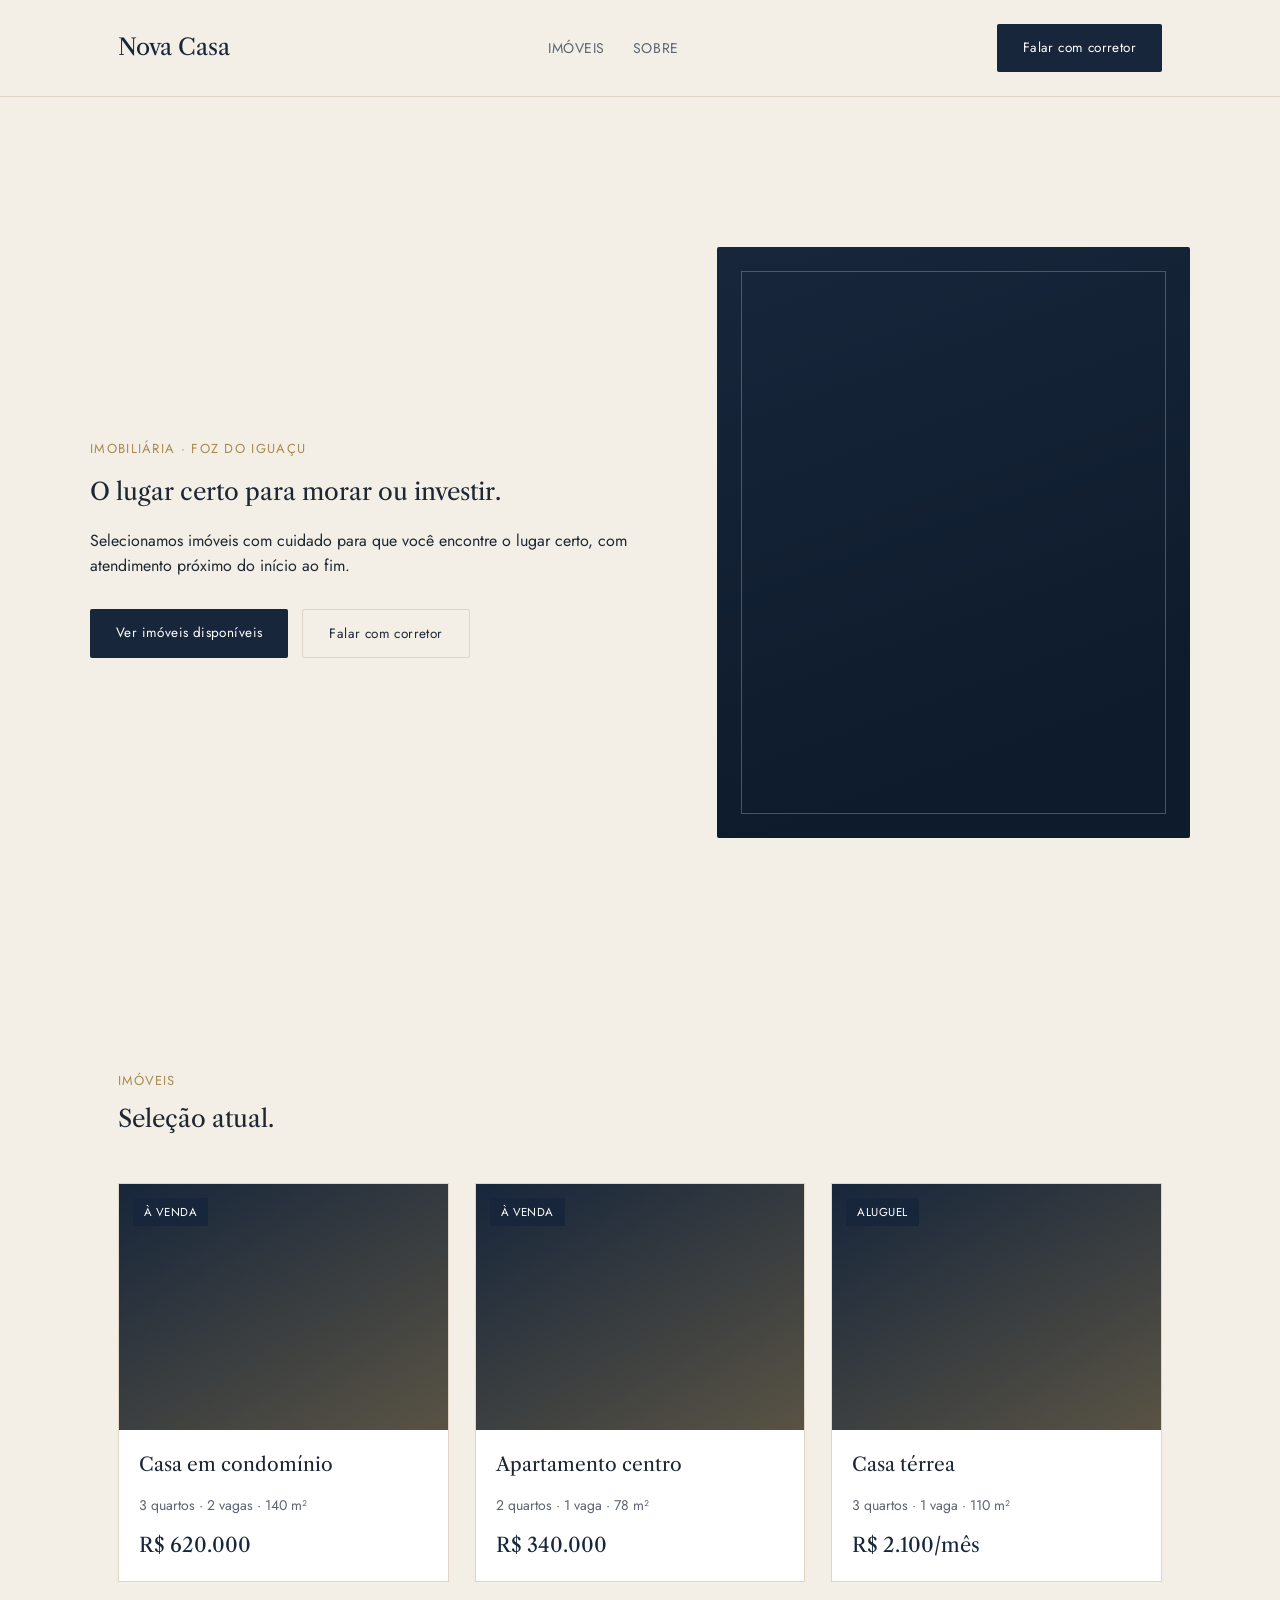
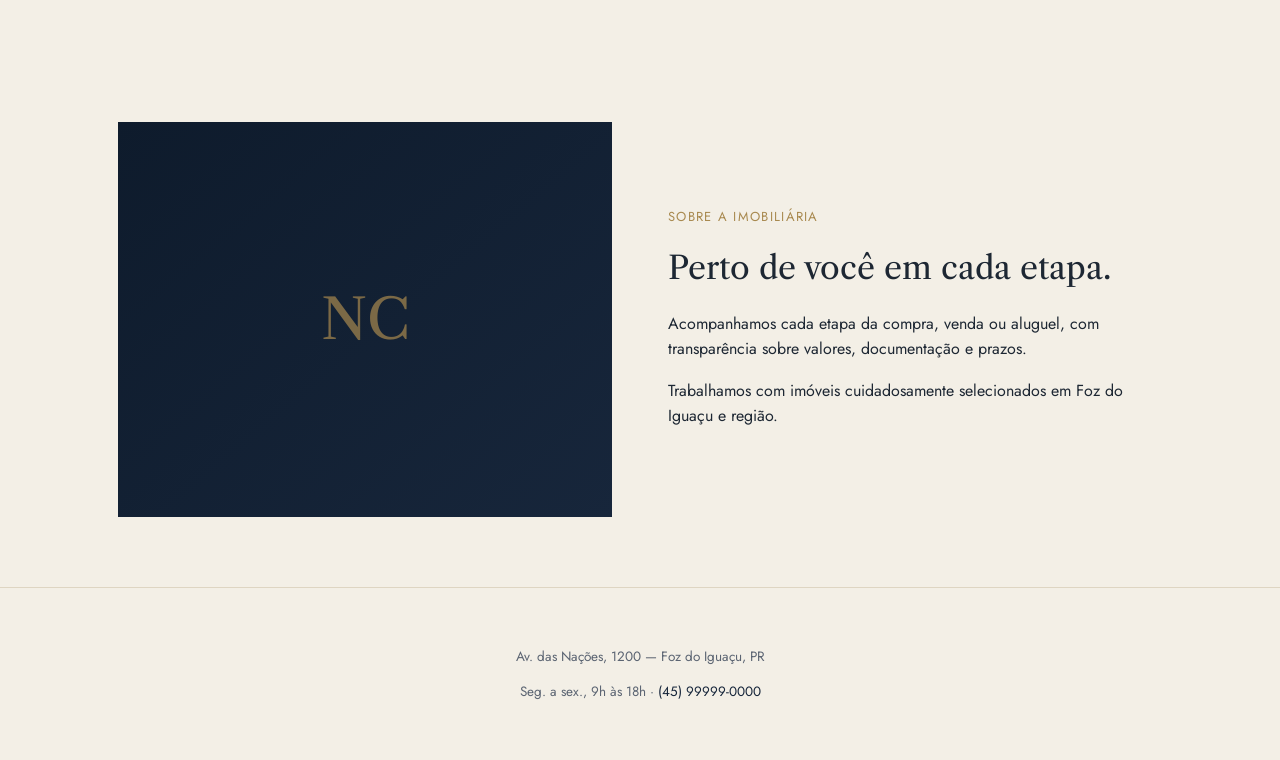
<file: imobiliaria.html>
<!DOCTYPE html>
<html lang="pt-BR">
<head>
<meta charset="UTF-8">
<meta name="viewport" content="width=device-width, initial-scale=1.0">
<title>Nova Casa Imóveis — Compra, venda e aluguel</title>
<style>
@import url('https://fonts.googleapis.com/css2?family=Libre+Caslon+Text&family=Jost:wght@400;500;600&display=swap');
:root{
  --bg:#F3EFE6; --card:#FFFFFF;
  --navy:#17263B; --navy-deep:#0E1B2C;
  --ink:#1D2733; --ink-soft:#5B6472;
  --gold:#A8894F; --line:#DED5C2;
  --serif:'Libre Caslon Text', Georgia, serif; --sans:'Jost', sans-serif;
}
*{box-sizing:border-box;}
body{margin:0; background:var(--bg); color:var(--ink); font-family:var(--sans); line-height:1.6;}
.wrap{max-width:1100px; margin:0 auto; padding:0 28px;}
h1,h2,h3{font-family:var(--serif); font-weight:400; margin:0;}
a{color:inherit; text-decoration:none;}
header{border-bottom:1px solid var(--line);}
header .wrap{display:flex; align-items:center; justify-content:space-between; padding:24px 28px;}
.logo{font-family:var(--serif); font-size:23px; color:var(--navy);}
nav{display:flex; gap:28px;}
nav a{font-size:14px; color:var(--ink-soft); text-transform:uppercase; letter-spacing:0.04em;}
nav a:hover{color:var(--navy);}
.btn{display:inline-block; padding:13px 26px; background:var(--navy); color:#fff; font-size:13.5px; letter-spacing:0.03em; border-radius:2px; transition:.2s;}
.btn:hover{background:var(--navy-deep);}
.btn-outline{background:none; border:1px solid var(--line); color:var(--ink);}
.btn-outline:hover{border-color:var(--navy); color:var(--navy);}

.hero-grid{display:grid; grid-template-columns:1.1fr 0.9fr; gap:48px; align-items:center; padding:80px 0;}
.eyebrow{font-size:13px; letter-spacing:0.1em; color:var(--gold); text-transform:uppercase;}
.hero h1{font-size:clamp(36px,5vw,54px); margin:16px 0 18px;}
.hero p{color:var(--ink-soft); max-width:44ch; font-size:16.5px;}
.hero-cta{display:flex; gap:14px; margin-top:30px;}
.hero-img{aspect-ratio:4/5; overflow:hidden; border-radius:2px;}
.hero-img .ph{width:100%; height:100%; background:linear-gradient(160deg, var(--navy) 0%, var(--navy-deep) 80%); position:relative;}
.hero-img .ph::after{content:''; position:absolute; inset:24px; border:1px solid rgba(168,137,79,0.5);}

section{padding:70px 0;}
.section-head{margin-bottom:44px; max-width:520px;}
.section-head p{color:var(--gold); font-size:13px; letter-spacing:0.08em; margin-bottom:8px; text-transform:uppercase;}

.props-grid{display:grid; grid-template-columns:repeat(3,1fr); gap:26px;}
.prop-card{background:var(--card); border:1px solid var(--line);}
.prop-img{position:relative; aspect-ratio:4/3;}
.prop-img .ph{width:100%; height:100%; background:linear-gradient(150deg, var(--navy) 0%, var(--gold) 220%);}
.prop-badge{position:absolute; top:14px; left:14px; background:var(--navy); color:#fff; font-size:11.5px; padding:5px 11px; letter-spacing:0.04em; text-transform:uppercase;}
.prop-body{padding:20px;}
.prop-body h3{font-size:19px; margin-bottom:6px;}
.prop-body p{color:var(--ink-soft); font-size:14px; margin-bottom:12px;}
.prop-price{font-family:var(--serif); color:var(--navy); font-size:20px;}

.about-grid{display:grid; grid-template-columns:1fr 1fr; gap:56px; align-items:center;}
.about-mark{aspect-ratio:5/4; background:linear-gradient(140deg, var(--navy-deep), var(--navy)); display:flex; align-items:center; justify-content:center;}
.about-mark span{font-family:var(--serif); font-size:56px; color:rgba(168,137,79,0.7);}
.about p{color:var(--ink-soft); margin-bottom:16px; font-size:16px;}

footer{border-top:1px solid var(--line); padding:44px 0; text-align:center; color:var(--ink-soft); font-size:13.5px;}
footer a{color:var(--navy);}

@media (max-width:820px){
  nav{display:none;}
  .hero-grid{grid-template-columns:1fr;}
  .hero-img{order:-1;}
  .props-grid{grid-template-columns:1fr;}
  .about-grid{grid-template-columns:1fr;}
}
</style>
</head>
<body>

<header>
  <div class="wrap">
    <span class="logo">Nova Casa</span>
    <nav>
      <a href="#imoveis">Imóveis</a>
      <a href="#sobre">Sobre</a>
    </nav>
    <a class="btn" href="#contato">Falar com corretor</a>
  </div>
</header>

<section>
  <div class="wrap hero-grid">
    <div>
      <p class="eyebrow">Imobiliária · Foz do Iguaçu</p>
      <h1>O lugar certo para morar ou investir.</h1>
      <p>Selecionamos imóveis com cuidado para que você encontre o lugar certo, com atendimento próximo do início ao fim.</p>
      <div class="hero-cta">
        <a class="btn" href="#imoveis">Ver imóveis disponíveis</a>
        <a class="btn btn-outline" href="#contato">Falar com corretor</a>
      </div>
    </div>
    <div class="hero-img"><div class="ph"></div></div>
  </div>
</section>

<section id="imoveis">
  <div class="wrap">
    <div class="section-head">
      <p>Imóveis</p>
      <h2>Seleção atual.</h2>
    </div>
    <div class="props-grid">
      <div class="prop-card">
        <div class="prop-img"><div class="ph"></div><span class="prop-badge">À venda</span></div>
        <div class="prop-body">
          <h3>Casa em condomínio</h3>
          <p>3 quartos · 2 vagas · 140 m²</p>
          <span class="prop-price">R$ 620.000</span>
        </div>
      </div>
      <div class="prop-card">
        <div class="prop-img"><div class="ph"></div><span class="prop-badge">À venda</span></div>
        <div class="prop-body">
          <h3>Apartamento centro</h3>
          <p>2 quartos · 1 vaga · 78 m²</p>
          <span class="prop-price">R$ 340.000</span>
        </div>
      </div>
      <div class="prop-card">
        <div class="prop-img"><div class="ph"></div><span class="prop-badge">Aluguel</span></div>
        <div class="prop-body">
          <h3>Casa térrea</h3>
          <p>3 quartos · 1 vaga · 110 m²</p>
          <span class="prop-price">R$ 2.100/mês</span>
        </div>
      </div>
    </div>
  </div>
</section>

<section id="sobre">
  <div class="wrap about-grid">
    <div class="about-mark"><span>NC</span></div>
    <div>
      <p class="eyebrow" style="margin-bottom:14px;">Sobre a imobiliária</p>
      <h2 style="margin-bottom:18px; font-size:32px;">Perto de você em cada etapa.</h2>
      <p>Acompanhamos cada etapa da compra, venda ou aluguel, com transparência sobre valores, documentação e prazos.</p>
      <p>Trabalhamos com imóveis cuidadosamente selecionados em Foz do Iguaçu e região.</p>
    </div>
  </div>
</section>

<footer id="contato">
  <div class="wrap">
    <p>Av. das Nações, 1200 — Foz do Iguaçu, PR</p>
    <p>Seg. a sex., 9h às 18h · <a href="#">(45) 99999-0000</a></p>
  </div>
</footer>

</body>
</html>
</file>
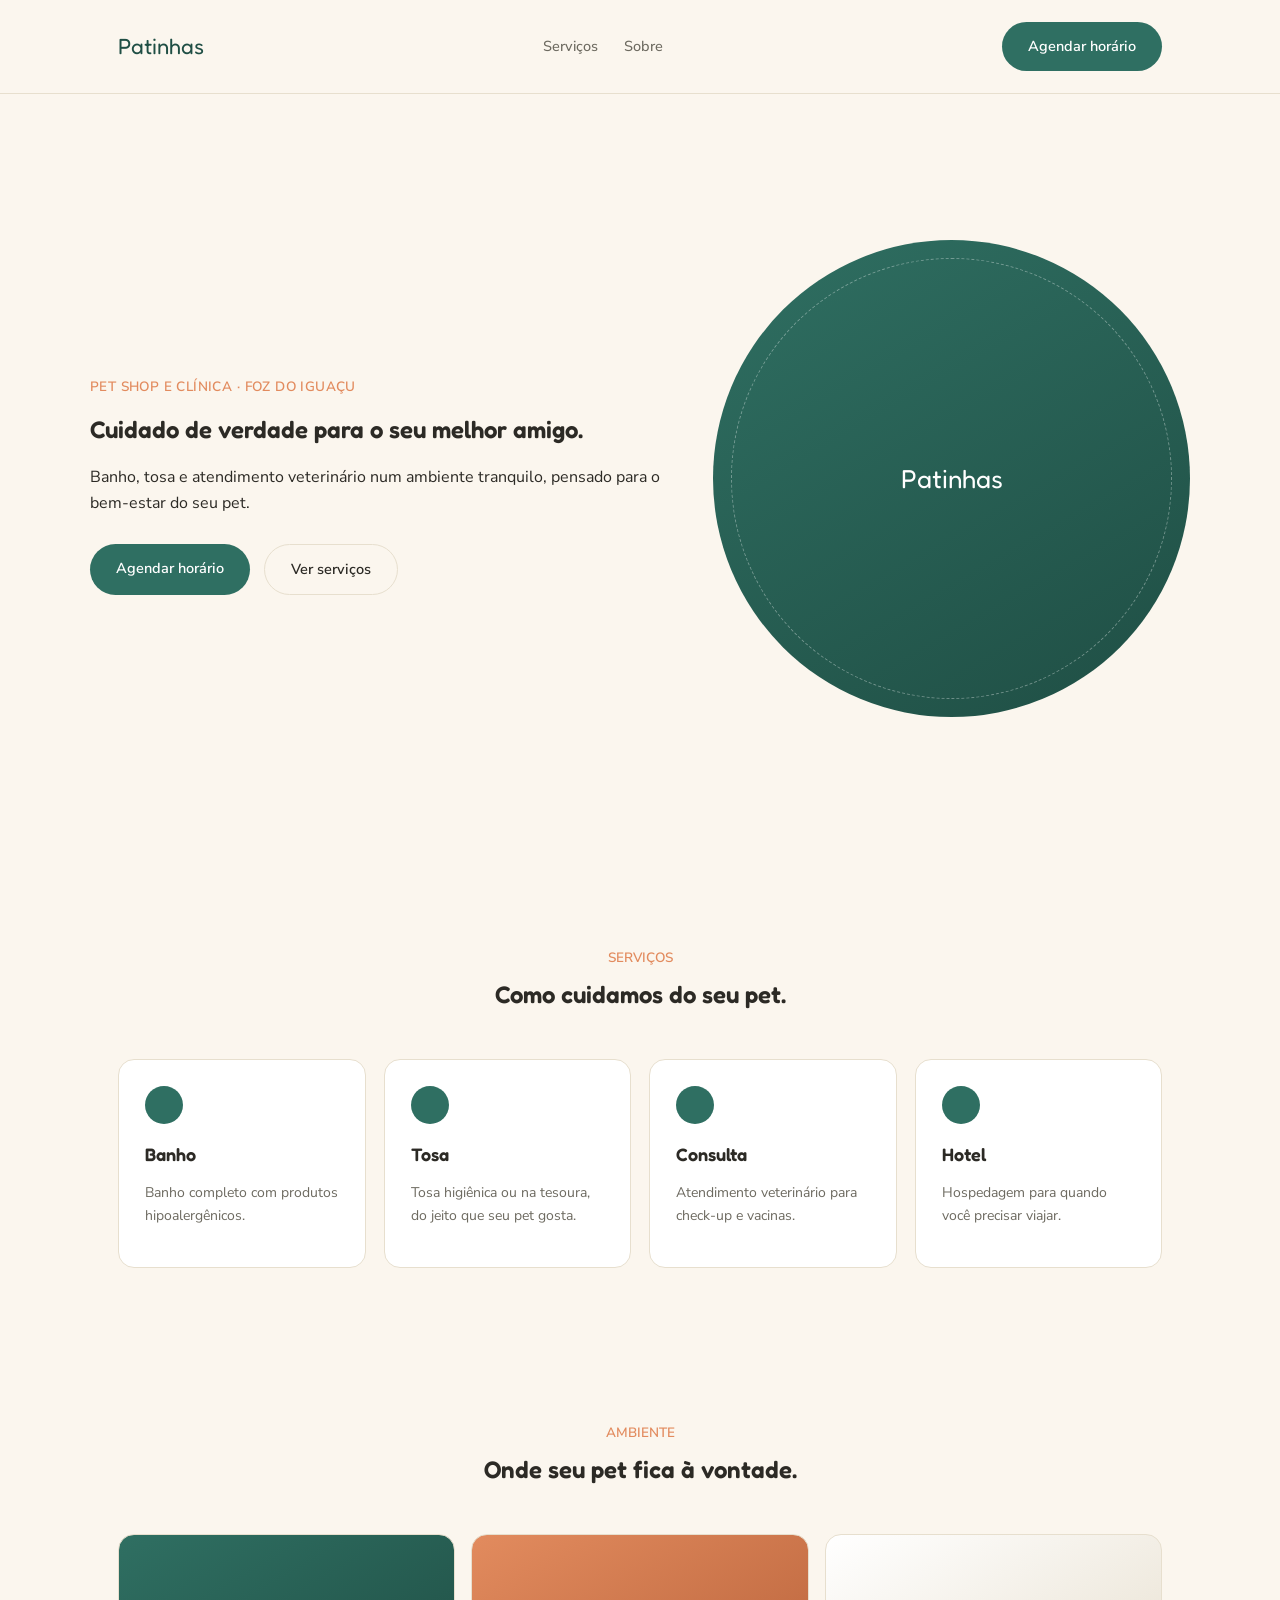
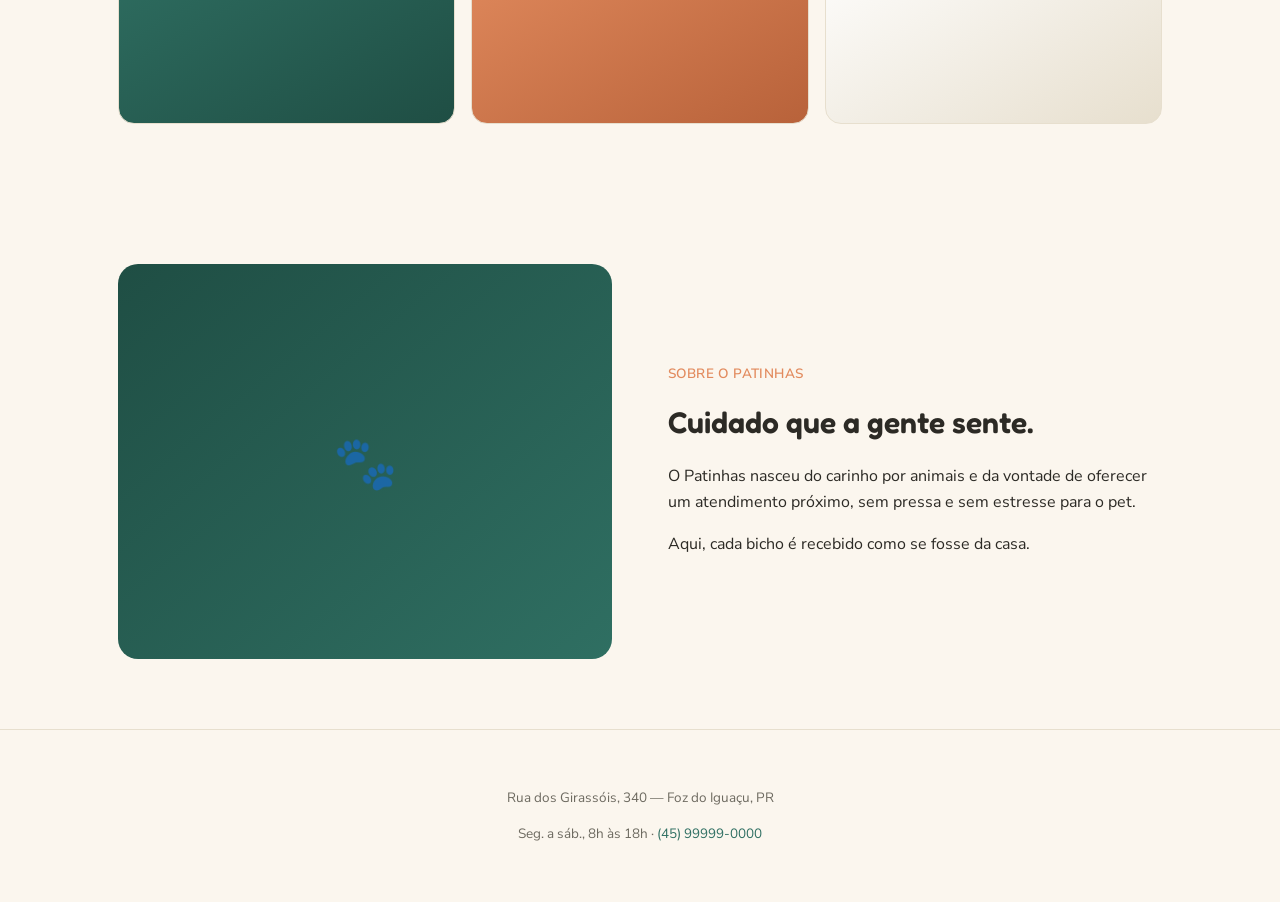
<file: petshop.html>
<!DOCTYPE html>
<html lang="pt-BR">
<head>
<meta charset="UTF-8">
<meta name="viewport" content="width=device-width, initial-scale=1.0">
<title>Patinhas Pet Shop — Banho, tosa e clínica veterinária</title>
<style>
@import url('https://fonts.googleapis.com/css2?family=Fredoka:wght@500;600&family=Nunito+Sans:wght@400;500;600;700&display=swap');
:root{
  --bg:#FBF6EE; --card:#FFFFFF;
  --ink:#2C2A25; --ink-soft:#6D6A60;
  --teal:#2F6F62; --teal-deep:#1F4E44; --coral:#E28B5E;
  --line:#E7DFCE;
  --serif:'Fredoka', sans-serif; --sans:'Nunito Sans', sans-serif;
}
*{box-sizing:border-box;}
body{margin:0; background:var(--bg); color:var(--ink); font-family:var(--sans); line-height:1.6;}
.wrap{max-width:1100px; margin:0 auto; padding:0 28px;}
h1,h2,h3{font-family:var(--serif); font-weight:600; margin:0;}
a{color:inherit; text-decoration:none;}
header{border-bottom:1px solid var(--line);}
header .wrap{display:flex; align-items:center; justify-content:space-between; padding:22px 28px;}
.logo{font-family:var(--serif); font-size:22px; color:var(--teal-deep);}
nav{display:flex; gap:26px;}
nav a{font-size:14.5px; color:var(--ink-soft); font-weight:500;}
nav a:hover{color:var(--teal);}
.btn{display:inline-block; padding:13px 26px; background:var(--teal); color:#fff; font-size:14.5px; font-weight:600; border-radius:40px; transition:.2s;}
.btn:hover{background:var(--teal-deep);}
.btn-outline{background:none; border:1px solid var(--line); color:var(--ink);}
.btn-outline:hover{border-color:var(--teal); color:var(--teal);}

.hero-grid{display:grid; grid-template-columns:1.1fr 0.9fr; gap:40px; align-items:center; padding:76px 0;}
.eyebrow{font-size:13.5px; letter-spacing:0.03em; color:var(--coral); font-weight:600;}
.hero h1{font-size:clamp(36px,5vw,54px); margin:14px 0 16px;}
.hero p{color:var(--ink-soft); max-width:44ch; font-size:16.5px;}
.hero-cta{display:flex; gap:14px; margin-top:28px;}
.hero-mark{aspect-ratio:1/1; border-radius:50%; background:linear-gradient(150deg, var(--teal), var(--teal-deep)); display:flex; align-items:center; justify-content:center; position:relative;}
.hero-mark::after{content:''; position:absolute; inset:18px; border-radius:50%; border:1px dashed rgba(255,255,255,0.35);}
.hero-mark span{font-family:var(--serif); font-size:26px; color:#fff; text-align:center; padding:0 30px;}

section{padding:70px 0;}
.section-head{text-align:center; margin-bottom:44px;}
.section-head p{color:var(--coral); font-size:13.5px; font-weight:600; margin-bottom:8px;}

.services{display:grid; grid-template-columns:repeat(4,1fr); gap:18px;}
.service{background:var(--card); border:1px solid var(--line); border-radius:16px; padding:26px;}
.service .dot{width:38px; height:38px; border-radius:50%; background:var(--teal); margin-bottom:16px;}
.service h3{font-size:18px; margin-bottom:8px;}
.service p{color:var(--ink-soft); font-size:14px;}

.gallery{display:grid; grid-template-columns:repeat(3,1fr); gap:16px;}
.gallery .ph{height:190px; border-radius:16px; border:1px solid var(--line);}
.gallery .ph:nth-child(1){background:linear-gradient(150deg, var(--teal), var(--teal-deep));}
.gallery .ph:nth-child(2){background:linear-gradient(150deg, var(--coral), #B8623A);}
.gallery .ph:nth-child(3){background:linear-gradient(150deg, var(--card), var(--line));}

.about-grid{display:grid; grid-template-columns:1fr 1fr; gap:56px; align-items:center;}
.about-mark{aspect-ratio:5/4; border-radius:20px; background:linear-gradient(140deg, var(--teal-deep), var(--teal)); display:flex; align-items:center; justify-content:center;}
.about-mark span{font-family:var(--serif); font-size:52px; color:rgba(255,255,255,0.7);}
.about p{color:var(--ink-soft); margin-bottom:16px; font-size:16px;}

footer{border-top:1px solid var(--line); padding:44px 0; text-align:center; color:var(--ink-soft); font-size:13.5px;}
footer a{color:var(--teal);}

@media (max-width:820px){
  nav{display:none;}
  .hero-grid{grid-template-columns:1fr;}
  .hero-mark{order:-1; max-width:260px; margin:0 auto;}
  .services{grid-template-columns:1fr 1fr;}
  .gallery{grid-template-columns:1fr;}
  .about-grid{grid-template-columns:1fr;}
}
</style>
</head>
<body>

<header>
  <div class="wrap">
    <span class="logo">Patinhas</span>
    <nav>
      <a href="#servicos">Serviços</a>
      <a href="#sobre">Sobre</a>
    </nav>
    <a class="btn" href="#contato">Agendar horário</a>
  </div>
</header>

<section>
  <div class="wrap hero-grid">
    <div>
      <p class="eyebrow">PET SHOP E CLÍNICA · FOZ DO IGUAÇU</p>
      <h1>Cuidado de verdade para o seu melhor amigo.</h1>
      <p>Banho, tosa e atendimento veterinário num ambiente tranquilo, pensado para o bem-estar do seu pet.</p>
      <div class="hero-cta">
        <a class="btn" href="#contato">Agendar horário</a>
        <a class="btn btn-outline" href="#servicos">Ver serviços</a>
      </div>
    </div>
    <div class="hero-mark"><span>Patinhas</span></div>
  </div>
</section>

<section id="servicos">
  <div class="wrap">
    <div class="section-head">
      <p>SERVIÇOS</p>
      <h2>Como cuidamos do seu pet.</h2>
    </div>
    <div class="services">
      <div class="service"><div class="dot"></div><h3>Banho</h3><p>Banho completo com produtos hipoalergênicos.</p></div>
      <div class="service"><div class="dot"></div><h3>Tosa</h3><p>Tosa higiênica ou na tesoura, do jeito que seu pet gosta.</p></div>
      <div class="service"><div class="dot"></div><h3>Consulta</h3><p>Atendimento veterinário para check-up e vacinas.</p></div>
      <div class="service"><div class="dot"></div><h3>Hotel</h3><p>Hospedagem para quando você precisar viajar.</p></div>
    </div>
  </div>
</section>

<section id="ambiente">
  <div class="wrap">
    <div class="section-head">
      <p>AMBIENTE</p>
      <h2>Onde seu pet fica à vontade.</h2>
    </div>
    <div class="gallery"><div class="ph"></div><div class="ph"></div><div class="ph"></div></div>
  </div>
</section>

<section id="sobre">
  <div class="wrap about-grid">
    <div class="about-mark"><span>🐾</span></div>
    <div>
      <p class="eyebrow" style="margin-bottom:14px;">SOBRE O PATINHAS</p>
      <h2 style="margin-bottom:18px; font-size:30px;">Cuidado que a gente sente.</h2>
      <p>O Patinhas nasceu do carinho por animais e da vontade de oferecer um atendimento próximo, sem pressa e sem estresse para o pet.</p>
      <p>Aqui, cada bicho é recebido como se fosse da casa.</p>
    </div>
  </div>
</section>

<footer id="contato">
  <div class="wrap">
    <p>Rua dos Girassóis, 340 — Foz do Iguaçu, PR</p>
    <p>Seg. a sáb., 8h às 18h · <a href="#">(45) 99999-0000</a></p>
  </div>
</footer>

</body>
</html>
</file>
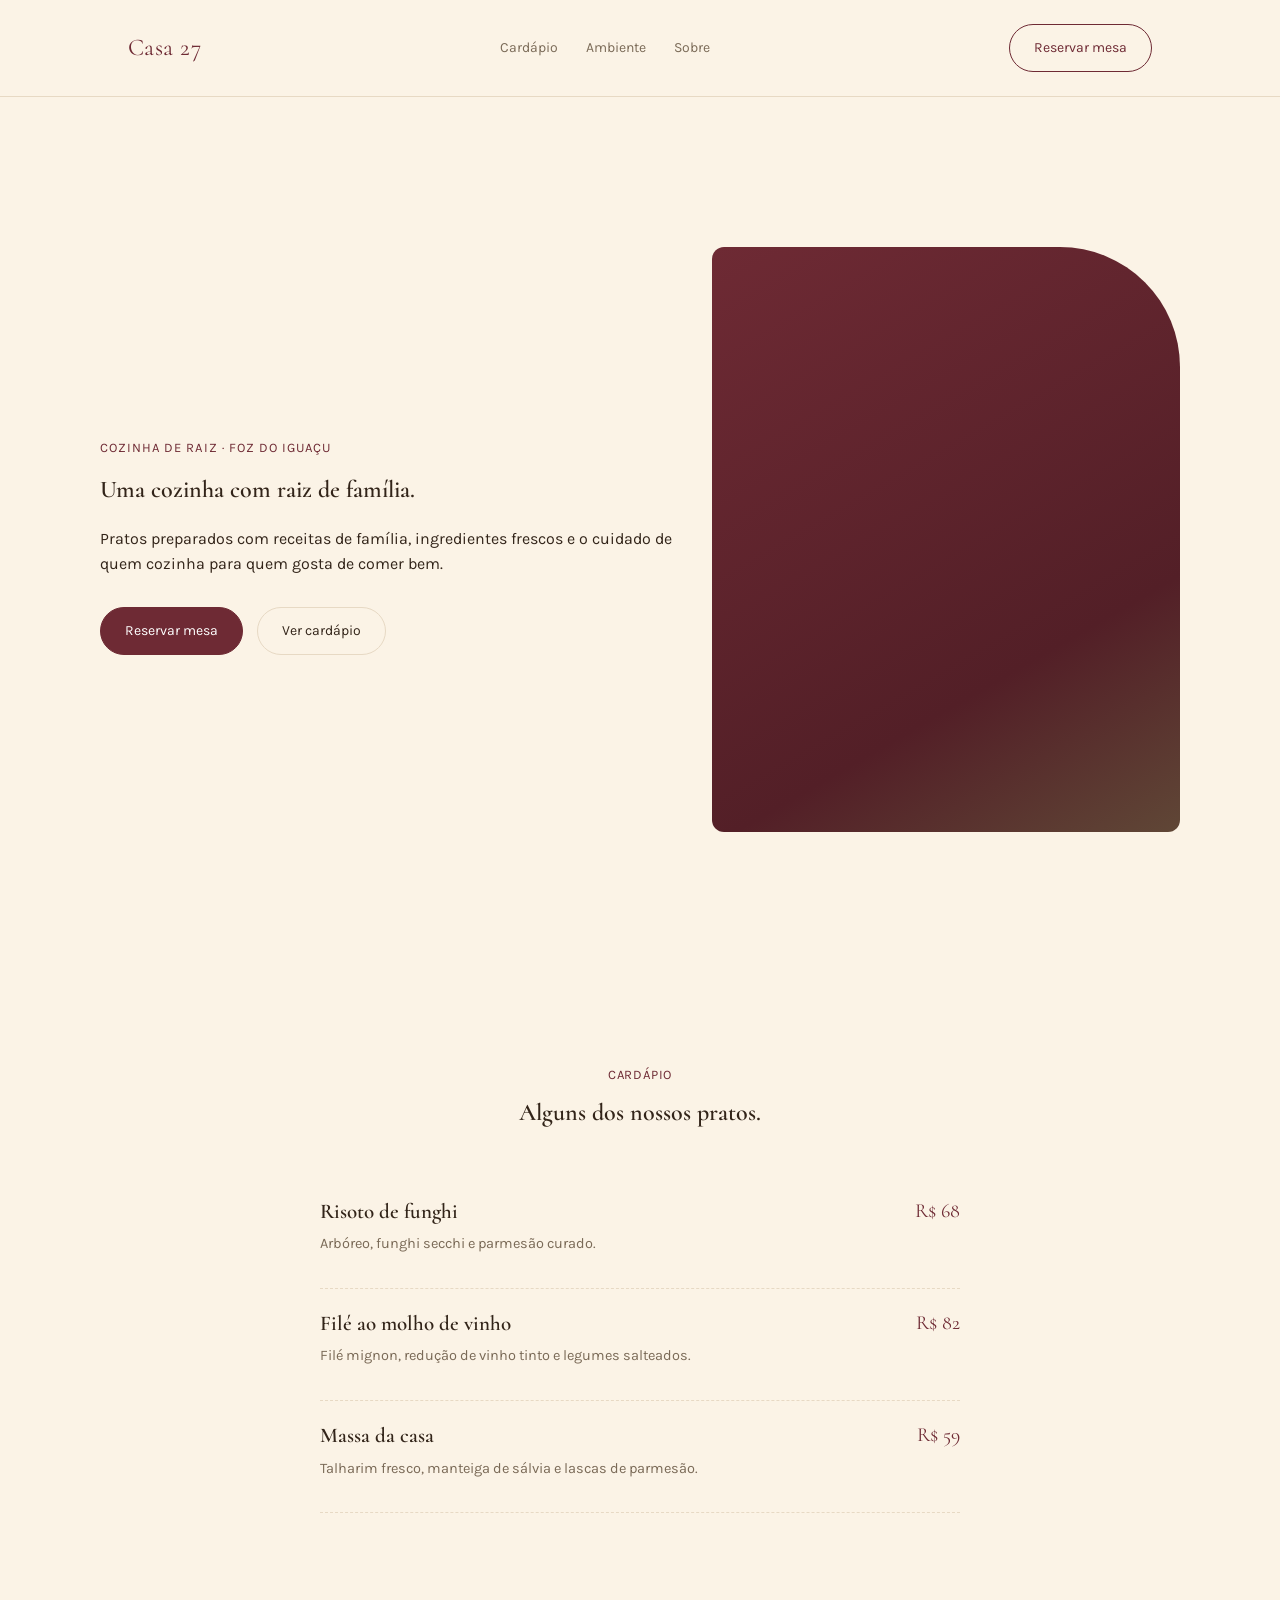
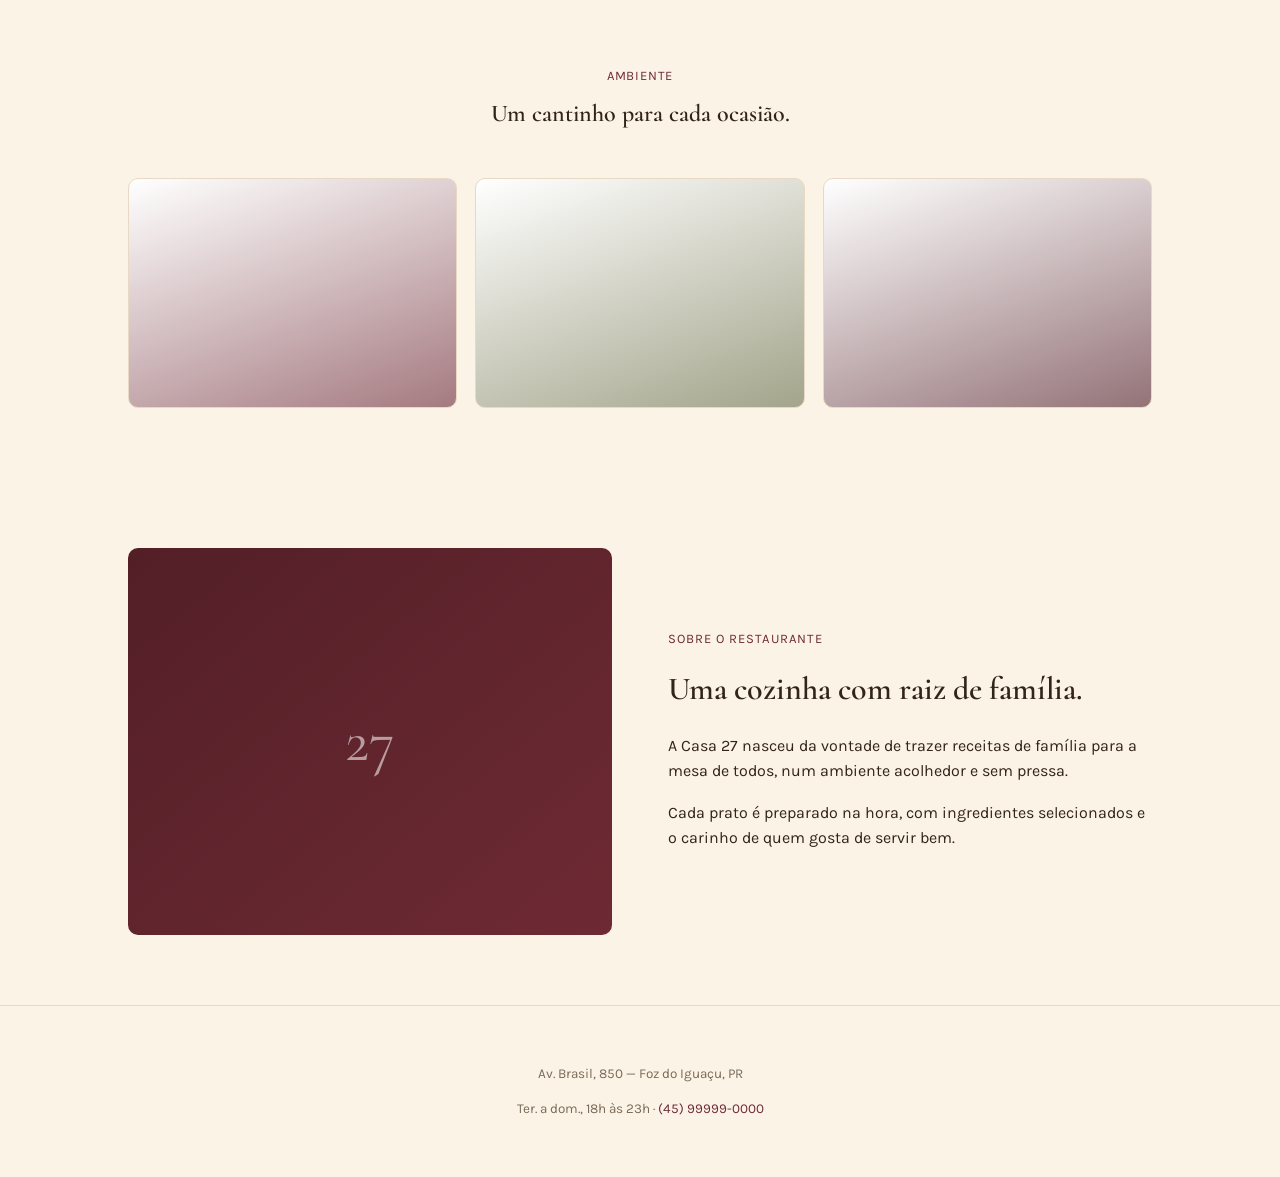
<file: restaurante.html>
<!DOCTYPE html>
<html lang="pt-BR">
<head>
<meta charset="UTF-8">
<meta name="viewport" content="width=device-width, initial-scale=1.0">
<title>Casa 27 — Restaurante e cozinha de raiz</title>
<style>
@import url('https://fonts.googleapis.com/css2?family=Cormorant:wght@500;600&family=Karla:wght@400;500;600&display=swap');
:root{
  --bg:#FBF3E6; --card:#FFFFFF;
  --ink:#322419; --ink-soft:#7A6A57;
  --wine:#6E2A34; --wine-deep:#531F27; --olive:#6C6E45;
  --line:#E7D9C4;
  --serif:'Cormorant', Georgia, serif; --sans:'Karla', sans-serif;
}
*{box-sizing:border-box;}
body{margin:0; background:var(--bg); color:var(--ink); font-family:var(--sans); line-height:1.6;}
.wrap{max-width:1080px; margin:0 auto; padding:0 28px;}
h1,h2,h3{font-family:var(--serif); font-weight:600; margin:0;}
a{color:inherit; text-decoration:none;}
header{border-bottom:1px solid var(--line);}
header .wrap{display:flex; align-items:center; justify-content:space-between; padding:24px 28px;}
.logo{font-family:var(--serif); font-size:24px; letter-spacing:0.02em; color:var(--wine);}
nav{display:flex; gap:28px;}
nav a{font-size:14px; color:var(--ink-soft);}
nav a:hover{color:var(--wine);}
.btn{display:inline-block; padding:12px 24px; border:1px solid var(--wine); color:var(--wine); font-size:14px; border-radius:30px; transition:.2s;}
.btn:hover{background:var(--wine); color:#fff;}
.btn-solid{background:var(--wine); color:#fff; border-color:var(--wine);}
.btn-solid:hover{background:var(--wine-deep); border-color:var(--wine-deep);}
.btn-outline{border-color:var(--line); color:var(--ink);}

.hero-grid{display:grid; grid-template-columns:1.1fr 0.9fr; gap:40px; align-items:center; padding:80px 0;}
.eyebrow{font-size:13px; letter-spacing:0.08em; color:var(--wine);}
.hero h1{font-size:clamp(38px,5.4vw,58px); margin:16px 0 18px;}
.hero p{color:var(--ink-soft); max-width:44ch; font-size:17px;}
.hero-cta{display:flex; gap:14px; margin-top:30px;}
.hero-img .ph{position:relative; width:100%; height:100%; background:linear-gradient(150deg, var(--wine) 0%, var(--wine-deep) 70%, var(--olive) 130%); border-radius:12px 120px 12px 12px;}
.hero-img{aspect-ratio:4/5; overflow:hidden;}

section{padding:70px 0;}
.section-head{text-align:center; margin-bottom:44px;}
.section-head p{color:var(--wine); font-size:13px; letter-spacing:0.06em; margin-bottom:8px;}

.menu-list{max-width:640px; margin:0 auto;}
.menu-item{display:flex; justify-content:space-between; gap:20px; padding:18px 0; border-bottom:1px dashed var(--line);}
.menu-item h3{font-size:21px; font-weight:600;}
.menu-item p{color:var(--ink-soft); font-size:14.5px; margin-top:4px;}
.menu-item .price{font-family:var(--serif); font-size:20px; color:var(--wine); flex:none;}

.gallery{display:grid; grid-template-columns:repeat(3,1fr); gap:18px;}
.gallery .ph{height:230px; border-radius:10px; background:linear-gradient(160deg, var(--card), var(--wine) 160%); border:1px solid var(--line);}
.gallery .ph:nth-child(2){background:linear-gradient(160deg, var(--card), var(--olive) 160%);}
.gallery .ph:nth-child(3){background:linear-gradient(160deg, var(--card), var(--wine-deep) 160%);}

.about-grid{display:grid; grid-template-columns:1fr 1fr; gap:56px; align-items:center;}
.about-mark{aspect-ratio:5/4; border-radius:10px; background:linear-gradient(140deg, var(--wine-deep), var(--wine)); display:flex; align-items:center; justify-content:center;}
.about-mark span{font-family:var(--serif); font-size:60px; color:rgba(255,255,255,.55);}
.about p{color:var(--ink-soft); margin-bottom:16px; font-size:16px;}

footer{border-top:1px solid var(--line); padding:44px 0; text-align:center; color:var(--ink-soft); font-size:13.5px;}
footer a{color:var(--wine);}

@media (max-width:760px){
  header .wrap{flex-wrap:wrap; gap:12px;}
  nav{display:none;}
  .hero-grid{grid-template-columns:1fr;}
  .hero-img{order:-1;}
  .gallery{grid-template-columns:1fr 1fr;}
  .about-grid{grid-template-columns:1fr;}
}
</style>
</head>
<body>

<header>
  <div class="wrap">
    <span class="logo">Casa 27</span>
    <nav>
      <a href="#cardapio">Cardápio</a>
      <a href="#ambiente">Ambiente</a>
      <a href="#sobre">Sobre</a>
    </nav>
    <a class="btn" href="#contato">Reservar mesa</a>
  </div>
</header>

<section>
  <div class="wrap hero-grid">
    <div>
      <p class="eyebrow">COZINHA DE RAIZ · FOZ DO IGUAÇU</p>
      <h1>Uma cozinha com raiz de família.</h1>
      <p>Pratos preparados com receitas de família, ingredientes frescos e o cuidado de quem cozinha para quem gosta de comer bem.</p>
      <div class="hero-cta">
        <a class="btn btn-solid" href="#contato">Reservar mesa</a>
        <a class="btn btn-outline" href="#cardapio">Ver cardápio</a>
      </div>
    </div>
    <div class="hero-img"><div class="ph"></div></div>
  </div>
</section>

<section id="cardapio">
  <div class="wrap">
    <div class="section-head">
      <p>CARDÁPIO</p>
      <h2>Alguns dos nossos pratos.</h2>
    </div>
    <div class="menu-list">
      <div class="menu-item">
        <div>
          <h3>Risoto de funghi</h3>
          <p>Arbóreo, funghi secchi e parmesão curado.</p>
        </div>
        <span class="price">R$ 68</span>
      </div>
      <div class="menu-item">
        <div>
          <h3>Filé ao molho de vinho</h3>
          <p>Filé mignon, redução de vinho tinto e legumes salteados.</p>
        </div>
        <span class="price">R$ 82</span>
      </div>
      <div class="menu-item">
        <div>
          <h3>Massa da casa</h3>
          <p>Talharim fresco, manteiga de sálvia e lascas de parmesão.</p>
        </div>
        <span class="price">R$ 59</span>
      </div>
    </div>
  </div>
</section>

<section id="ambiente">
  <div class="wrap">
    <div class="section-head">
      <p>AMBIENTE</p>
      <h2>Um cantinho para cada ocasião.</h2>
    </div>
    <div class="gallery">
      <div class="ph"></div><div class="ph"></div><div class="ph"></div>
    </div>
  </div>
</section>

<section id="sobre">
  <div class="wrap about-grid">
    <div class="about-mark"><span>27</span></div>
    <div>
      <p class="eyebrow" style="margin-bottom:14px;">SOBRE O RESTAURANTE</p>
      <h2 style="margin-bottom:18px; font-size:32px;">Uma cozinha com raiz de família.</h2>
      <p>A Casa 27 nasceu da vontade de trazer receitas de família para a mesa de todos, num ambiente acolhedor e sem pressa.</p>
      <p>Cada prato é preparado na hora, com ingredientes selecionados e o carinho de quem gosta de servir bem.</p>
    </div>
  </div>
</section>

<footer id="contato">
  <div class="wrap">
    <p>Av. Brasil, 850 — Foz do Iguaçu, PR</p>
    <p>Ter. a dom., 18h às 23h · <a href="#">(45) 99999-0000</a></p>
  </div>
</footer>

</body>
</html>
</file>
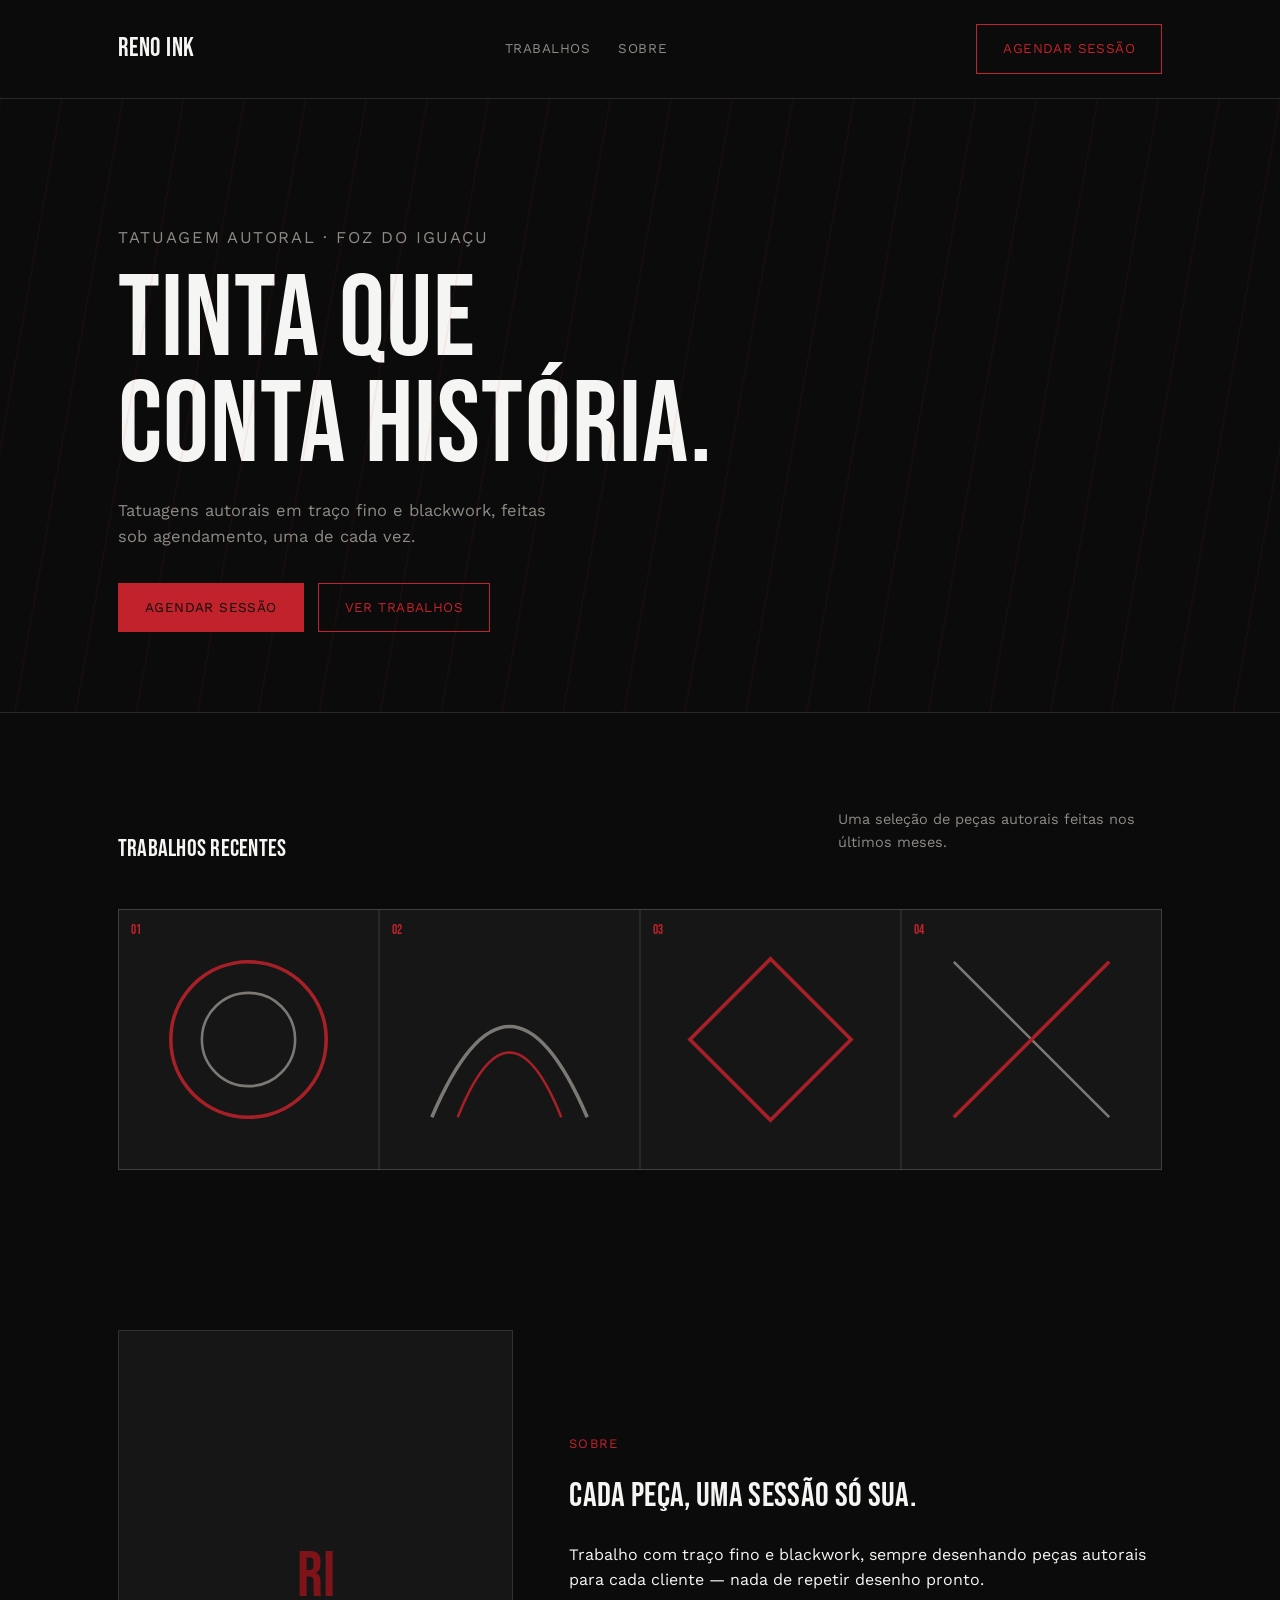
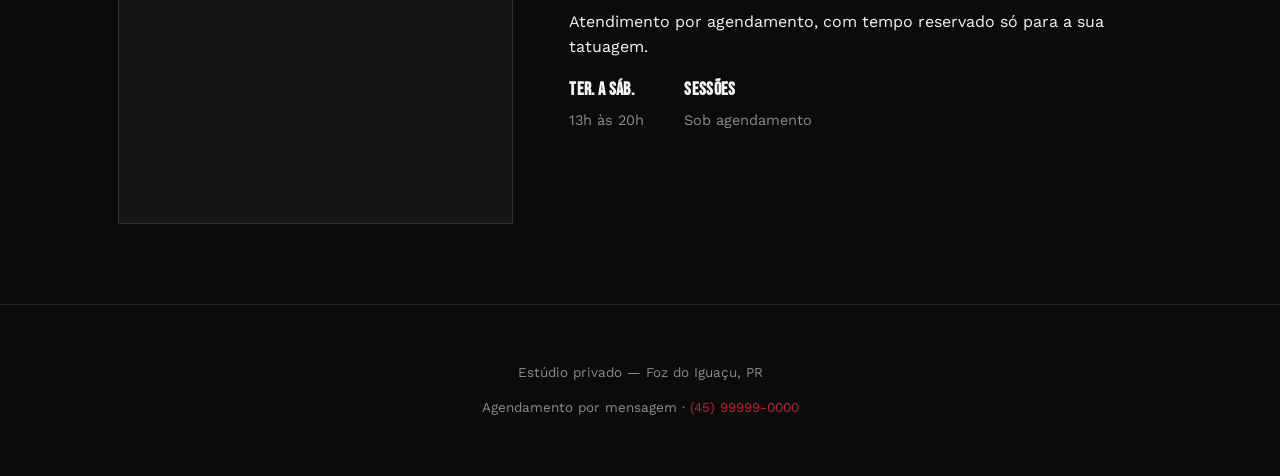
<file: tatuador.html>
<!DOCTYPE html>
<html lang="pt-BR">
<head>
<meta charset="UTF-8">
<meta name="viewport" content="width=device-width, initial-scale=1.0">
<title>Reno Ink — Tatuagem autoral</title>
<style>
@import url('https://fonts.googleapis.com/css2?family=Bebas+Neue&family=Work+Sans:wght@400;500;600&display=swap');
:root{
  --bg:#0B0B0B; --card:#161616;
  --ink:#F5F5F3; --ink-soft:#8E8B85;
  --red:#C2222B; --red-deep:#7E1319;
  --line:rgba(245,245,243,0.12);
  --display:'Bebas Neue', sans-serif; --sans:'Work Sans', sans-serif;
}
*{box-sizing:border-box;}
body{margin:0; background:var(--bg); color:var(--ink); font-family:var(--sans); line-height:1.6;}
.wrap{max-width:1100px; margin:0 auto; padding:0 28px;}
h1,h2,h3{font-family:var(--display); font-weight:400; letter-spacing:0.01em; margin:0;}
a{color:inherit; text-decoration:none;}
header{border-bottom:1px solid var(--line);}
header .wrap{display:flex; align-items:center; justify-content:space-between; padding:24px 28px;}
.logo{font-family:var(--display); font-size:26px; letter-spacing:0.03em;}
nav{display:flex; gap:28px;}
nav a{font-size:13.5px; letter-spacing:0.04em; text-transform:uppercase; color:var(--ink-soft);}
nav a:hover{color:var(--red);}
.btn{display:inline-block; padding:13px 26px; border:1px solid var(--red); color:var(--red); font-size:13.5px; letter-spacing:0.03em; text-transform:uppercase; transition:.2s;}
.btn:hover{background:var(--red); color:var(--bg);}
.btn-solid{background:var(--red); color:var(--bg); border-color:var(--red);}
.btn-solid:hover{background:var(--red-deep); border-color:var(--red-deep);}

.hero{padding:110px 0 80px; border-bottom:1px solid var(--line); position:relative; overflow:hidden;}
.hero::before{content:''; position:absolute; inset:0; background:repeating-linear-gradient(100deg, rgba(194,34,43,0.06) 0 2px, transparent 2px 60px); pointer-events:none;}
.eyebrow{font-size:13px; letter-spacing:0.1em; color:var(--red); text-transform:uppercase;}
.hero h1{font-size:clamp(52px,9vw,120px); margin:16px 0 18px; line-height:0.92;}
.hero p{color:var(--ink-soft); max-width:44ch; font-size:16.5px;}
.hero-cta{display:flex; gap:14px; margin-top:32px;}

section{padding:80px 0;}
.section-head{display:flex; justify-content:space-between; align-items:flex-end; margin-bottom:40px; gap:20px; flex-wrap:wrap;}
.section-head p{color:var(--ink-soft); font-size:14.5px; max-width:36ch;}

/* flash sheet — grade de "quadros" no lugar das fotos */
.flash-grid{display:grid; grid-template-columns:repeat(4,1fr); gap:2px; background:var(--line); border:1px solid var(--line);}
.flash{background:var(--card); aspect-ratio:1/1; position:relative; overflow:hidden;}
.flash svg{position:absolute; inset:0; width:100%; height:100%; opacity:.85;}
.flash-num{position:absolute; top:10px; left:12px; font-family:var(--display); font-size:13px; color:var(--red);}

.about-grid{display:grid; grid-template-columns:0.8fr 1.2fr; gap:56px; align-items:center;}
.about-mark{aspect-ratio:4/5; background:var(--card); border:1px solid var(--line); display:flex; align-items:center; justify-content:center;}
.about-mark span{font-family:var(--display); font-size:64px; color:var(--red-deep);}
.about p{color:var(--ink-soft); margin-bottom:16px; max-width:52ch; font-size:16px;}

.hours{display:flex; gap:40px; flex-wrap:wrap; margin-top:8px;}
.hours div{font-size:14.5px; color:var(--ink-soft);}
.hours strong{display:block; color:var(--ink); font-family:var(--display); font-size:18px; margin-bottom:4px; letter-spacing:0.02em;}

footer{border-top:1px solid var(--line); padding:44px 0; text-align:center; color:var(--ink-soft); font-size:13.5px;}
footer a{color:var(--red);}

@media (max-width:820px){
  nav{display:none;}
  .flash-grid{grid-template-columns:1fr 1fr;}
  .about-grid{grid-template-columns:1fr;}
}
</style>
</head>
<body>

<header>
  <div class="wrap">
    <span class="logo">RENO INK</span>
    <nav>
      <a href="#flash">Trabalhos</a>
      <a href="#sobre">Sobre</a>
    </nav>
    <a class="btn" href="#contato">Agendar sessão</a>
  </div>
</header>

<section class="hero">
  <div class="wrap">
    <p class="eyebrow">Tatuagem autoral · Foz do Iguaçu</p>
    <h1>Tinta que<br>conta história.</h1>
    <p>Tatuagens autorais em traço fino e blackwork, feitas sob agendamento, uma de cada vez.</p>
    <div class="hero-cta">
      <a class="btn btn-solid" href="#contato">Agendar sessão</a>
      <a class="btn" href="#flash">Ver trabalhos</a>
    </div>
  </div>
</section>

<section id="flash">
  <div class="wrap">
    <div class="section-head">
      <h2>Trabalhos recentes</h2>
      <p>Uma seleção de peças autorais feitas nos últimos meses.</p>
    </div>
    <div class="flash-grid">
      <div class="flash"><span class="flash-num">01</span>
        <svg viewBox="0 0 100 100"><circle cx="50" cy="50" r="30" fill="none" stroke="#C2222B" stroke-width="1.4"/><circle cx="50" cy="50" r="18" fill="none" stroke="#8E8B85" stroke-width="1"/></svg>
      </div>
      <div class="flash"><span class="flash-num">02</span>
        <svg viewBox="0 0 100 100"><path d="M20 80 Q50 10 80 80" fill="none" stroke="#8E8B85" stroke-width="1.4"/><path d="M30 80 Q50 30 70 80" fill="none" stroke="#C2222B" stroke-width="1"/></svg>
      </div>
      <div class="flash"><span class="flash-num">03</span>
        <svg viewBox="0 0 100 100"><rect x="28" y="28" width="44" height="44" fill="none" stroke="#C2222B" stroke-width="1.4" transform="rotate(45 50 50)"/></svg>
      </div>
      <div class="flash"><span class="flash-num">04</span>
        <svg viewBox="0 0 100 100"><line x1="20" y1="20" x2="80" y2="80" stroke="#8E8B85" stroke-width="1"/><line x1="80" y1="20" x2="20" y2="80" stroke="#C2222B" stroke-width="1.4"/></svg>
      </div>
    </div>
  </div>
</section>

<section id="sobre">
  <div class="wrap about-grid">
    <div class="about-mark"><span>RI</span></div>
    <div>
      <p class="eyebrow" style="margin-bottom:14px; color:var(--red); font-size:13px; letter-spacing:0.1em; text-transform:uppercase;">Sobre</p>
      <h2 style="margin-bottom:18px; font-size:34px;">Cada peça, uma sessão só sua.</h2>
      <p>Trabalho com traço fino e blackwork, sempre desenhando peças autorais para cada cliente — nada de repetir desenho pronto.</p>
      <p>Atendimento por agendamento, com tempo reservado só para a sua tatuagem.</p>
      <div class="hours">
        <div><strong>Ter. a sáb.</strong>13h às 20h</div>
        <div><strong>Sessões</strong>Sob agendamento</div>
      </div>
    </div>
  </div>
</section>

<footer id="contato">
  <div class="wrap">
    <p>Estúdio privado — Foz do Iguaçu, PR</p>
    <p>Agendamento por mensagem · <a href="#">(45) 99999-0000</a></p>
  </div>
</footer>

</body>
</html>
</file>
<file: style.css>
/* ===========================================================
   NarifyWeb — design system
   Conceito: prancheta de projeto / precisão de estúdio gráfico
   =========================================================== */

@import url('https://fonts.googleapis.com/css2?family=Instrument+Serif:ital@0;1&family=IBM+Plex+Sans:wght@400;500;600;700&family=IBM+Plex+Mono:wght@400;500&display=swap');

:root{
  --paper: #EEEAE0;
  --paper-deep: #E2DDCE;
  --card: #F6F4EC;
  --ink: #14171C;
  --ink-soft: #5B584E;
  --line: rgba(20,23,28,0.15);
  --line-strong: rgba(20,23,28,0.32);
  --blue: #1E48D6;
  --blue-deep: #132E8C;
  --night: #14171C;
  --night-alt: #1D2129;
  --on-night: #EEEAE0;
  --on-night-soft: #9B9788;

  --serif: 'Instrument Serif', Georgia, serif;
  --sans: 'IBM Plex Sans', -apple-system, BlinkMacSystemFont, sans-serif;
  --mono: 'IBM Plex Mono', 'SFMono-Regular', Menlo, monospace;

  --wrap: 1200px;
  --radius: 3px;
}

*{ box-sizing:border-box; }
html{ scroll-behavior:smooth; }
@media (prefers-reduced-motion: reduce){
  html{ scroll-behavior:auto; }
  *{ animation-duration:0.01ms !important; animation-iteration-count:1 !important; transition-duration:0.01ms !important; }
}

body{
  margin:0;
  background:var(--paper);
  color:var(--ink);
  font-family:var(--sans);
  font-size:16px;
  line-height:1.55;
  -webkit-font-smoothing:antialiased;
}

img{ max-width:100%; display:block; }
a{ color:inherit; text-decoration:none; }
button{ font-family:inherit; cursor:pointer; }
ul{ margin:0; padding:0; list-style:none; }

.wrap{ max-width:var(--wrap); margin:0 auto; padding:0 32px; }

h1,h2,h3{ font-family:var(--serif); font-weight:400; letter-spacing:-0.01em; margin:0; }
h1{ font-size:clamp(44px, 7vw, 92px); line-height:0.98; }
h2{ font-size:clamp(32px, 4.2vw, 54px); line-height:1.04; }
h3{ font-size:26px; line-height:1.15; }
p{ margin:0; color:var(--ink-soft); }

.mono{ font-family:var(--mono); font-size:12.5px; letter-spacing:0.02em; color:var(--ink-soft); }

:focus-visible{ outline:2px solid var(--blue); outline-offset:3px; }

/* ---------- registration mark (assinatura visual) ---------- */
.reg{
  position:relative;
  width:16px; height:16px;
  flex:none;
}
.reg::before, .reg::after{
  content:''; position:absolute; background:var(--line-strong);
}
.reg::before{ left:50%; top:0; width:1px; height:100%; transform:translateX(-50%); }
.reg::after{ top:50%; left:0; height:1px; width:100%; transform:translateY(-50%); }

/* ---------- buttons ---------- */
.btn{
  display:inline-flex; align-items:center; gap:10px;
  padding:14px 26px;
  font-family:var(--sans); font-weight:600; font-size:15px;
  border-radius:2px;
  border:1px solid transparent;
  transition:transform .18s ease, background .18s ease, border-color .18s ease, color .18s ease;
}
.btn-solid{ background:var(--ink); color:var(--paper); }
.btn-solid:hover{ background:var(--blue); transform:translateY(-2px); }
.btn-line{ border-color:var(--line-strong); color:var(--ink); }
.btn-line:hover{ border-color:var(--ink); background:var(--ink); color:var(--paper); }
.btn-night{ background:var(--on-night); color:var(--night); }
.btn-night:hover{ background:var(--blue); color:var(--on-night); transform:translateY(-2px); }

/* ---------- header ---------- */
header{
  position:sticky; top:0; z-index:50;
  background:rgba(238,234,224,0.88);
  backdrop-filter:blur(10px);
  border-bottom:1px solid var(--line);
}
.nav-row{ display:flex; align-items:center; justify-content:space-between; height:76px; }
.logo{ font-family:var(--serif); font-size:23px; }
.logo em{ font-style:italic; color:var(--blue); }
.nav-links{ display:flex; align-items:center; gap:34px; }
.nav-links a{ font-size:14.5px; font-weight:500; color:var(--ink-soft); transition:color .15s ease; }
.nav-links a:hover{ color:var(--ink); }
.nav-cta{ display:flex; align-items:center; gap:18px; }
.nav-toggle{ display:none; background:none; border:0; width:34px; height:24px; position:relative; }
.nav-toggle span{ position:absolute; left:0; right:0; height:1.5px; background:var(--ink); transition:transform .25s ease, opacity .25s ease; }
.nav-toggle span:nth-child(1){ top:2px; }
.nav-toggle span:nth-child(2){ top:11px; }
.nav-toggle span:nth-child(3){ top:20px; }
.nav-toggle.open span:nth-child(1){ transform:translateY(9px) rotate(45deg); }
.nav-toggle.open span:nth-child(2){ opacity:0; }
.nav-toggle.open span:nth-child(3){ transform:translateY(-9px) rotate(-45deg); }

@media (max-width: 880px){
  .nav-links{
    position:fixed; inset:76px 0 0 0; background:var(--paper);
    flex-direction:column; align-items:flex-start; gap:0;
    padding:8px 32px 32px; transform:translateY(-8px); opacity:0; pointer-events:none;
    transition:opacity .2s ease, transform .2s ease;
  }
  .nav-links.open{ opacity:1; transform:translateY(0); pointer-events:auto; }
  .nav-links a{ width:100%; padding:16px 0; border-bottom:1px solid var(--line); font-size:18px; color:var(--ink); }
  .nav-cta .btn-line{ display:none; }
  .nav-toggle{ display:block; }
}

/* ---------- hero ---------- */
.hero{ padding:64px 0 96px; border-bottom:1px solid var(--line); }
.hero-top{ display:flex; align-items:center; gap:10px; margin-bottom:28px; }
.hero-top span{ font-family:var(--mono); font-size:12.5px; color:var(--ink-soft); }
.hero-grid{ display:grid; grid-template-columns:1.15fr 0.85fr; gap:64px; align-items:end; }
.hero h1{ opacity:0; transform:translateY(18px); animation:heroIn .8s cubic-bezier(.2,.7,.2,1) .1s forwards; }
.hero-sub{ opacity:0; transform:translateY(14px); animation:heroIn .8s cubic-bezier(.2,.7,.2,1) .32s forwards; margin-top:26px; max-width:46ch; font-size:18px; }
.hero-cta{ opacity:0; transform:translateY(14px); animation:heroIn .8s cubic-bezier(.2,.7,.2,1) .48s forwards; display:flex; gap:14px; margin-top:36px; flex-wrap:wrap; }
@keyframes heroIn{ to{ opacity:1; transform:translateY(0); } }

/* browser mockup (substitui foto na hero) */
.mock{
  border:1px solid var(--line-strong); background:var(--card);
  opacity:0; transform:translateY(20px) scale(.98);
  animation:heroIn .9s cubic-bezier(.2,.7,.2,1) .5s forwards;
}
.mock-bar{ display:flex; align-items:center; gap:8px; padding:11px 14px; border-bottom:1px solid var(--line); }
.mock-dot{ width:7px; height:7px; border-radius:50%; background:var(--line-strong); }
.mock-url{ margin-left:8px; font-family:var(--mono); font-size:11.5px; color:var(--ink-soft); }
.mock-body{ padding:26px 22px; }
.mock-line{ height:9px; background:var(--line); border-radius:1px; }
.mock-line.w60{ width:60%; } .mock-line.w40{ width:40%; margin-top:10px; }
.mock-blocks{ display:grid; grid-template-columns:repeat(3,1fr); gap:8px; margin-top:20px; }
.mock-blocks div{ height:52px; background:var(--paper-deep); border:1px solid var(--line); }
.mock-blocks div:first-child{ background:var(--blue); border-color:var(--blue); }
.mock-cta{ margin-top:20px; width:118px; height:28px; background:var(--ink); }

/* ---------- section shell ---------- */
section{ padding:100px 0; }
.section-head{ display:flex; align-items:flex-start; gap:16px; margin-bottom:56px; max-width:640px; }
.section-head .reg{ margin-top:8px; }
.section-num{ font-family:var(--mono); font-size:13px; color:var(--ink-soft); display:block; margin-bottom:14px; }
.section-alt{ background:var(--paper-deep); }

/* ---------- impacto ---------- */
.impact{ display:grid; grid-template-columns:0.9fr 1.1fr; gap:64px; align-items:start; }
.impact h2{ max-width:12ch; }
.impact-text p{ font-size:18px; max-width:52ch; }
.impact-text p + p{ margin-top:16px; }

/* ---------- serviços ---------- */
.services{ display:grid; grid-template-columns:repeat(3,1fr); border-top:1px solid var(--line-strong); border-left:1px solid var(--line-strong); }
.service{ padding:40px 34px; border-right:1px solid var(--line-strong); border-bottom:1px solid var(--line-strong); position:relative; }
.service .mono{ display:block; margin-bottom:60px; }
.service h3{ margin-bottom:14px; }
.service p{ font-size:15px; }

/* ---------- portfólio ---------- */
.port-list{ display:flex; flex-direction:column; }
.port-item{
  display:grid; grid-template-columns:64px 1.1fr 1fr 200px; align-items:center; gap:28px;
  padding:34px 0; border-top:1px solid var(--line-strong);
  cursor:pointer; transition:background .2s ease, padding-left .2s ease;
}
.port-list .port-item:last-child{ border-bottom:1px solid var(--line-strong); }
.port-item:hover{ background:var(--card); padding-left:14px; }
.port-num{ font-family:var(--mono); font-size:13px; color:var(--ink-soft); }
.port-name{ font-family:var(--serif); font-size:32px; }
.port-cat{ font-size:14px; color:var(--ink-soft); }
.port-desc{ font-size:14.5px; }
.port-link{ display:flex; align-items:center; gap:8px; font-weight:600; font-size:14.5px; justify-self:end; transition:gap .2s ease; }
.port-item:hover .port-link{ gap:14px; color:var(--blue); }
.port-swatch{ display:inline-block; width:9px; height:9px; border-radius:50%; margin-right:9px; }

@media (max-width: 880px){
  .port-item{ grid-template-columns:1fr; gap:8px; padding:28px 0; }
  .port-link{ justify-self:start; margin-top:6px; }
}

/* ---------- diferencial ---------- */
.diff-grid{ display:grid; grid-template-columns:repeat(2,1fr); gap:1px; background:var(--line-strong); border:1px solid var(--line-strong); }
.diff-item{ background:var(--paper); padding:38px; }
.diff-item h3{ font-size:22px; margin-bottom:10px; }
.diff-item p{ font-size:15px; }

/* ---------- como funciona ---------- */
.steps{ display:grid; grid-template-columns:repeat(4,1fr); gap:0; }
.step{ padding-right:28px; border-left:1px solid var(--line-strong); padding-left:24px; }
.step-num{ font-family:var(--serif); font-style:italic; font-size:44px; color:var(--blue); display:block; margin-bottom:18px; }
.step h3{ font-size:19px; margin-bottom:10px; }
.step p{ font-size:14.5px; }

@media (max-width: 880px){
  .steps{ grid-template-columns:1fr 1fr; row-gap:36px; }
}
@media (max-width: 560px){
  .steps{ grid-template-columns:1fr; }
}

/* ---------- preços ---------- */
.pricing{ display:grid; grid-template-columns:1fr 1fr; gap:1px; background:var(--line-strong); border:1px solid var(--line-strong); margin-bottom:1px; }
.plan{ background:var(--paper); padding:44px; }
.plan-name{ font-family:var(--mono); font-size:13px; text-transform:uppercase; letter-spacing:0.06em; color:var(--ink-soft); }
.plan-price{ font-family:var(--serif); font-size:44px; margin:18px 0 14px; }
.plan p{ font-size:15px; }
.maint{ display:grid; grid-template-columns:1fr 1fr; gap:1px; background:var(--line-strong); border:1px solid var(--line-strong); border-top:0; }
.maint-item{ background:var(--card); padding:26px 44px; display:flex; align-items:baseline; justify-content:space-between; }
.maint-item .mono{ font-size:14px; }
.pricing-cta{ margin-top:40px; }

/* ---------- sobre ---------- */
.about{ max-width:680px; }
.about p{ font-size:18px; }
.about p + p{ margin-top:16px; }

/* ---------- cta final ---------- */
.final-cta{ background:var(--night); color:var(--on-night); text-align:left; }
.final-cta h2{ color:var(--on-night); max-width:16ch; }
.final-cta p{ color:var(--on-night-soft); font-size:18px; margin-top:20px; max-width:44ch; }
.final-cta .btn-row{ display:flex; gap:16px; margin-top:36px; flex-wrap:wrap; align-items:center; }
.final-cta .insta{ color:var(--on-night-soft); font-size:14.5px; }
.final-cta .insta:hover{ color:var(--on-night); }

/* ---------- footer ---------- */
footer{ background:var(--night); color:var(--on-night-soft); border-top:1px solid rgba(238,234,224,0.14); }
.foot-top{ display:grid; grid-template-columns:1.4fr 1fr 1fr; gap:40px; padding:60px 0 40px; }
footer .logo{ color:var(--on-night); }
.foot-tag{ margin-top:14px; max-width:32ch; font-size:14.5px; color:var(--on-night-soft); }
.foot-col h4{ font-family:var(--sans); font-size:13px; font-weight:600; color:var(--on-night); margin-bottom:16px; }
.foot-col a, .foot-col span{ display:block; font-size:14.5px; color:var(--on-night-soft); padding:5px 0; }
.foot-col a:hover{ color:var(--on-night); }
.foot-bottom{ border-top:1px solid rgba(238,234,224,0.14); padding:22px 0; font-size:13px; color:var(--on-night-soft); }

@media (max-width: 880px){
  .foot-top{ grid-template-columns:1fr; gap:30px; }
}

/* ---------- whatsapp flutuante ---------- */
.wa-float{
  position:fixed; right:22px; bottom:22px; z-index:60;
  display:flex; align-items:center; gap:10px;
  background:var(--ink); color:var(--paper);
  padding:13px 18px; border-radius:2px;
  font-size:14px; font-weight:600;
  box-shadow:0 8px 24px rgba(20,23,28,0.24);
  transition:background .18s ease, transform .18s ease;
}
.wa-float:hover{ background:var(--blue); transform:translateY(-2px); }
.wa-float svg{ width:18px; height:18px; flex:none; }
@media (max-width:560px){
  .wa-float span{ display:none; }
  .wa-float{ padding:14px; border-radius:50%; }
}

/* ---------- modal de demonstração ---------- */
.demo-modal{
  position:fixed; inset:0; z-index:100;
  display:flex; align-items:center; justify-content:center;
  opacity:0; pointer-events:none; transition:opacity .25s ease;
  padding:24px;
}
.demo-modal.open{ opacity:1; pointer-events:auto; }
.demo-backdrop{ position:absolute; inset:0; background:rgba(20,23,28,0.72); }
.demo-window{
  position:relative; width:100%; max-width:1180px; height:88vh;
  background:var(--paper); border:1px solid var(--line-strong);
  display:flex; flex-direction:column; overflow:hidden;
  transform:translateY(14px) scale(.985); transition:transform .25s ease;
}
.demo-modal.open .demo-window{ transform:translateY(0) scale(1); }
.demo-topbar{ display:flex; align-items:center; gap:12px; padding:12px 16px; border-bottom:1px solid var(--line); background:var(--card); flex:none; }
.demo-dots{ display:flex; gap:6px; }
.demo-dots span{ width:8px; height:8px; border-radius:50%; background:var(--line-strong); }
.demo-urlbar{ flex:1; font-family:var(--mono); font-size:12.5px; color:var(--ink-soft); background:var(--paper); border:1px solid var(--line); padding:7px 12px; border-radius:2px; }
.demo-close{ background:none; border:1px solid var(--line-strong); width:30px; height:30px; font-size:16px; line-height:1; color:var(--ink); }
.demo-close:hover{ background:var(--ink); color:var(--paper); }
.demo-frame-wrap{ flex:1; position:relative; }
.demo-frame-wrap iframe{ width:100%; height:100%; border:0; background:var(--paper); }
.demo-loading{ position:absolute; inset:0; display:flex; align-items:center; justify-content:center; background:var(--paper); font-family:var(--mono); font-size:13px; color:var(--ink-soft); }

@media (max-width:700px){
  .demo-modal{ padding:0; }
  .demo-window{ height:100vh; max-width:100%; }
}

/* ---------- responsividade geral ---------- */
@media (max-width: 980px){
  .hero-grid{ grid-template-columns:1fr; gap:44px; }
  .mock{ max-width:440px; }
  .impact{ grid-template-columns:1fr; gap:32px; }
  .services{ grid-template-columns:1fr; }
  .diff-grid{ grid-template-columns:1fr; }
  .pricing, .maint{ grid-template-columns:1fr; }
}
@media (max-width: 640px){
  .wrap{ padding:0 20px; }
  section{ padding:72px 0; }
  .hero{ padding:44px 0 64px; }
  .port-item{ padding:26px 0; }
  .maint-item{ padding:20px 24px; }
}
</file>
